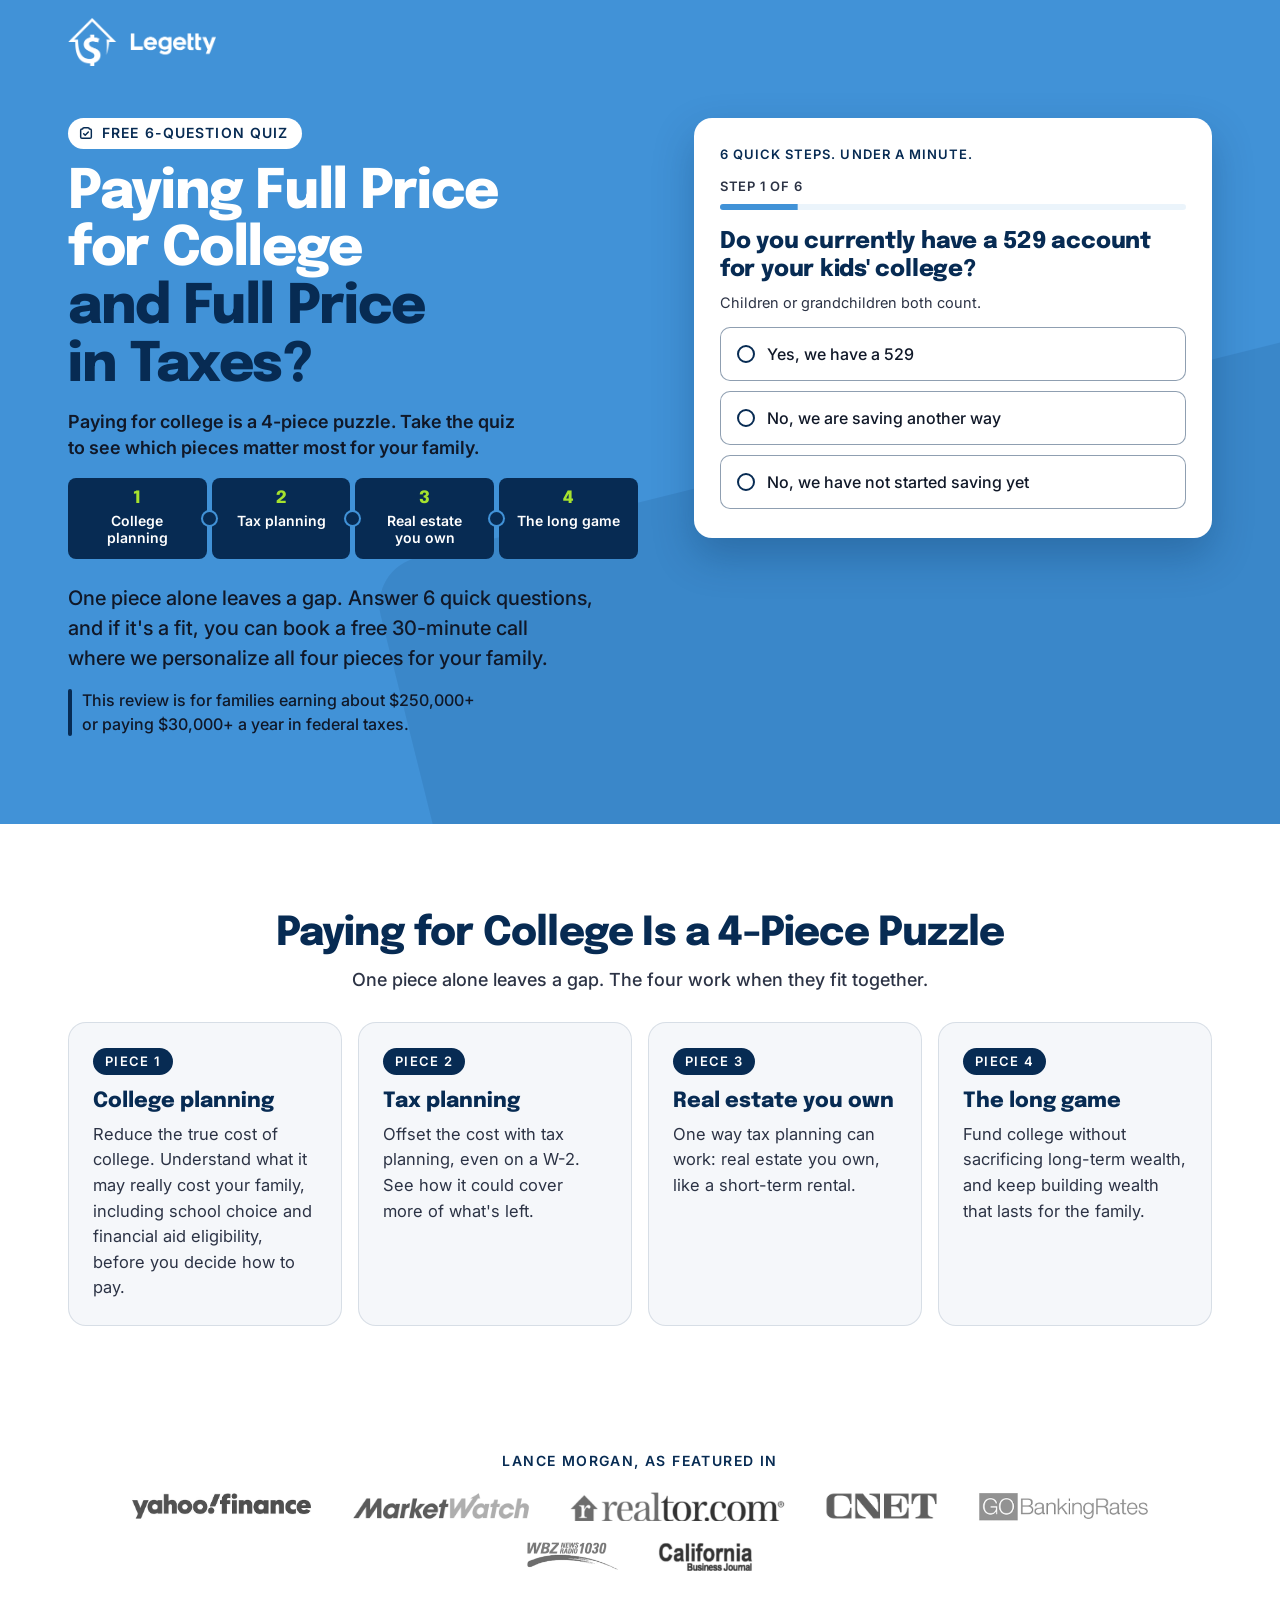
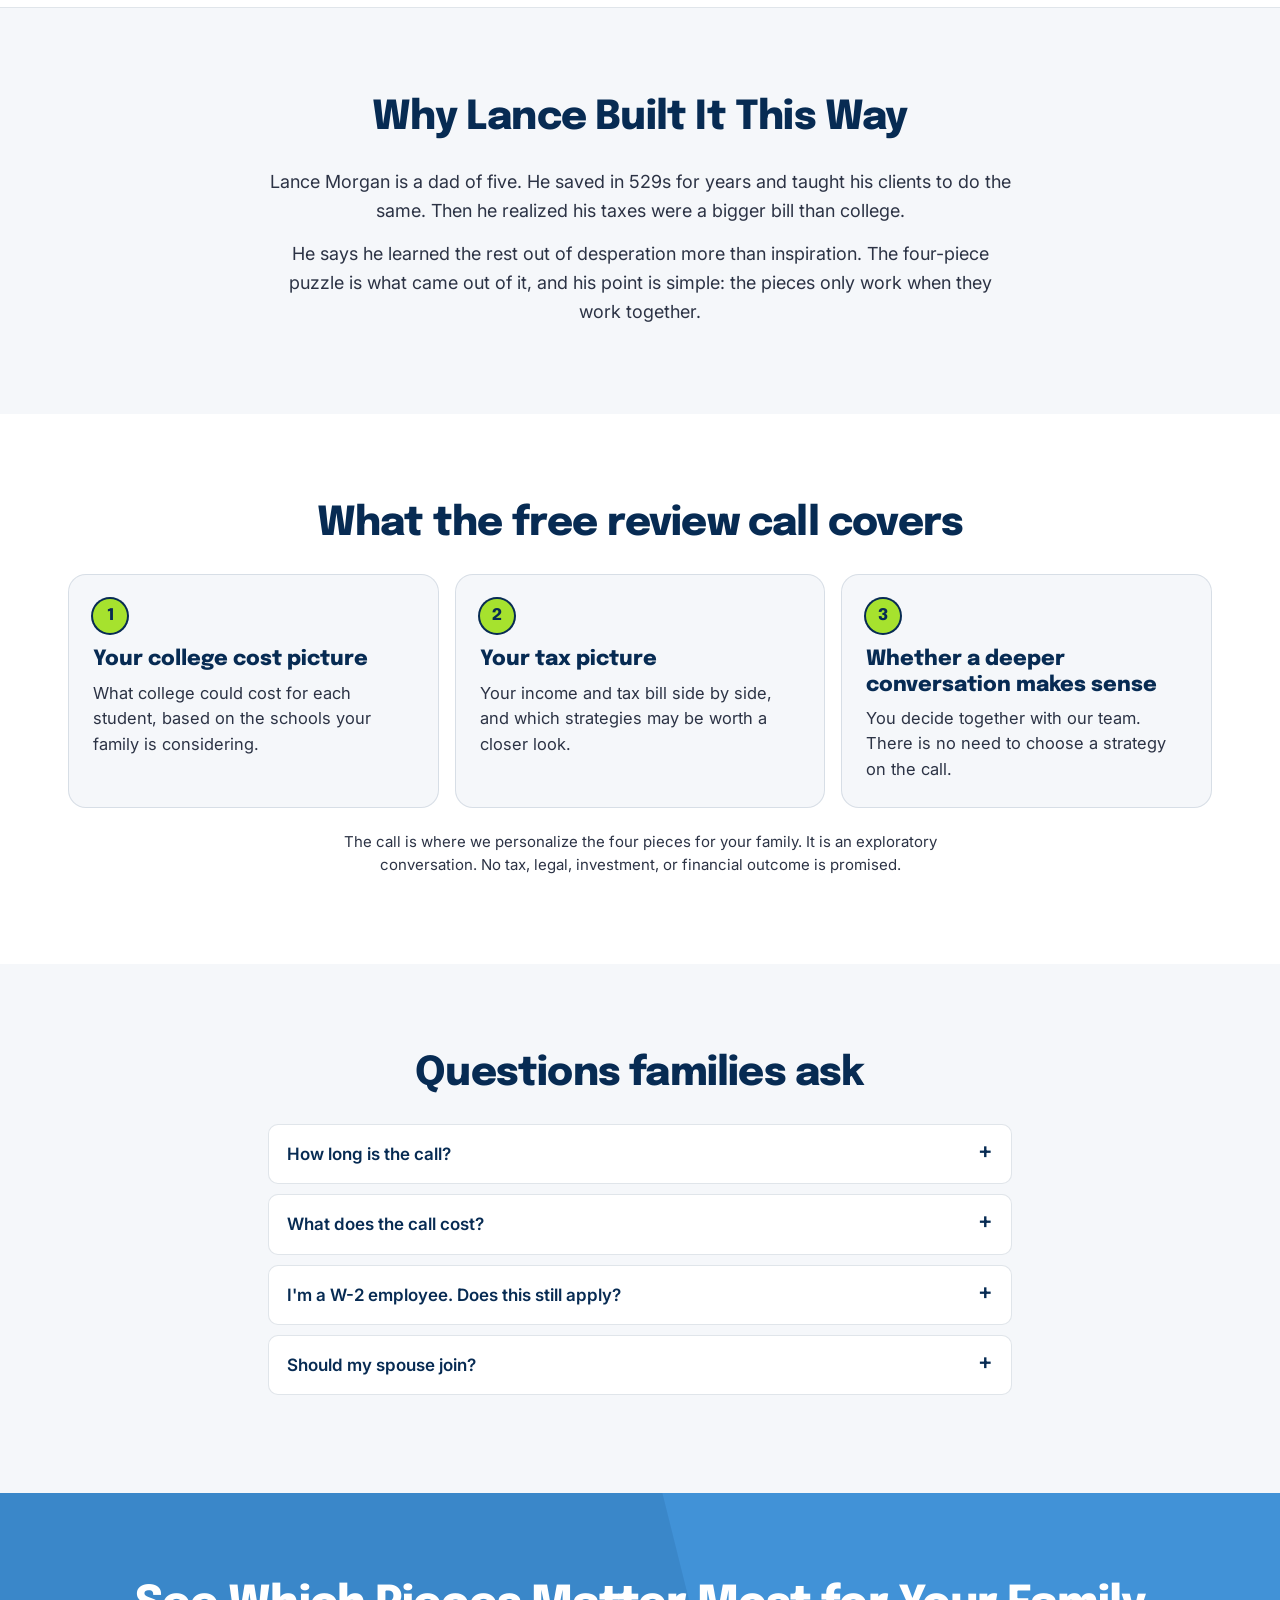
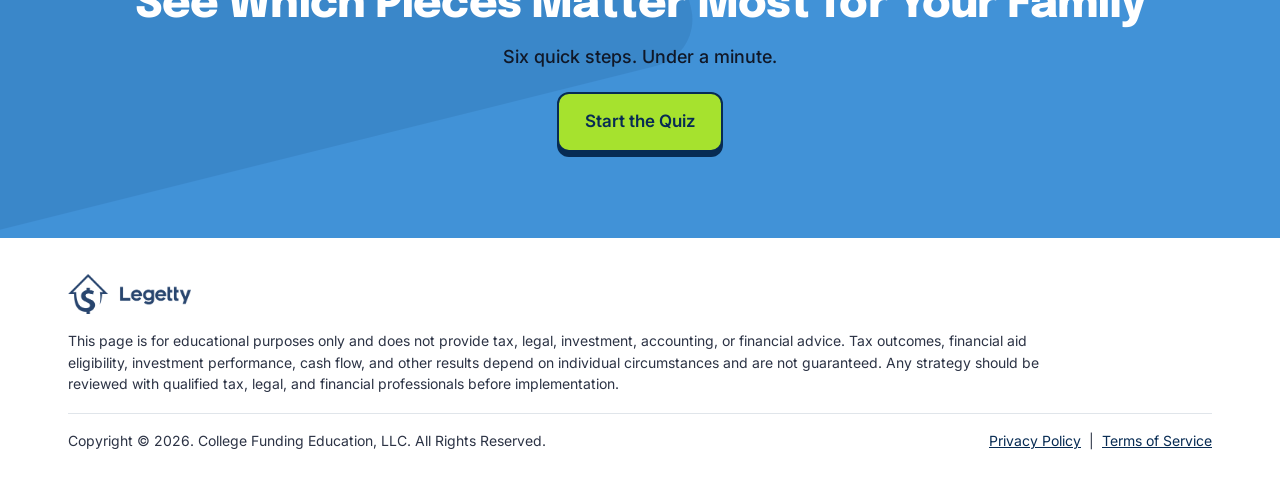
<file: index.html>
<!doctype html>
<html lang="en">
<head>
<meta charset="utf-8">
<meta name="viewport" content="width=device-width,initial-scale=1">
<title>Paying Full Price for College and Full Price in Taxes?</title>
<meta name="description" content="">
<meta name="robots" content="noindex">
<link rel="preconnect" href="https://fonts.googleapis.com">
<link rel="preconnect" href="https://fonts.gstatic.com" crossorigin>
<link href="https://fonts.googleapis.com/css2?family=Epilogue:wght@700;800&family=Inter:wght@400;500;600&display=swap" rel="stylesheet">
<!-- Relative paths throughout (no leading slash), so the folder runs unchanged
     from a subdirectory on GitHub Pages, a GHL-hosted file, or file:// -->
<link rel="stylesheet" href="funnel.css">

<!-- Hyros universal script, copied from /li-old so the click is stitched across
     the hop from this page to the calendar. -->
<script>
/* Local previews (localhost, file://) must not send test visits and test
   emails to Lance's live pixel, GA4, Clarity or Hyros. Add ?track=1 to force
   tracking on in a local preview. */
window.FUNNEL_NO_TRACK = /^(localhost|127\.0\.0\.1|)$/.test(location.hostname) &&
                         !/[?&]track=1/.test(location.search);
</script>
<script>
if (!window.FUNNEL_NO_TRACK) {
var head = document.head;
var script = document.createElement('script');
script.type = 'text/javascript';
script.src = "https://211336.t.hyros.com/v1/lst/universal-script?ph=d2557963484bbd3fde07d4012f41f1094a35de990b7c147eac002d49f070d24c&tag=!clicked&ref_url=" + encodeURI(document.URL) ;
head.appendChild(script);
}
</script>

<!-- ============ TRACKING ============
     Every block here is inert until you put an id in funnel.config.js. Leave the
     ones you do not use exactly as they are: they cost nothing and removing them
     is how a pixel goes missing three clients later. -->
<script src="funnel.config.js"></script>
<script>
(function () {
  if (window.FUNNEL_NO_TRACK) { console.info('[funnel] local preview: tracking disabled'); return; }
  var t = (window.FUNNEL || {}).tracking || {};

  if (t.gtm) {
    (function(w,d,s,l,i){w[l]=w[l]||[];w[l].push({'gtm.start':+new Date(),event:'gtm.js'});
    var f=d.getElementsByTagName(s)[0],j=d.createElement(s);j.async=true;
    j.src='https://www.googletagmanager.com/gtm.js?id='+i;f.parentNode.insertBefore(j,f);
    })(window,document,'script','dataLayer',t.gtm);
  }

  var gaId = t.ga4 || (t.googleAds && t.googleAds.id) || '';
  if (gaId) {
    var s = document.createElement('script');
    s.async = true;
    s.src = 'https://www.googletagmanager.com/gtag/js?id=' + gaId;
    document.head.appendChild(s);
    window.dataLayer = window.dataLayer || [];
    window.gtag = function () { dataLayer.push(arguments); };
    gtag('js', new Date());
    if (t.ga4) gtag('config', t.ga4);
    if (t.googleAds && t.googleAds.id) gtag('config', t.googleAds.id);
  }

  if (t.metaPixel) {
    !function(f,b,e,v,n,t2,s2){if(f.fbq)return;n=f.fbq=function(){n.callMethod?
    n.callMethod.apply(n,arguments):n.queue.push(arguments)};if(!f._fbq)f._fbq=n;
    n.push=n;n.loaded=!0;n.version='2.0';n.queue=[];t2=b.createElement(e);t2.async=!0;
    t2.src=v;s2=b.getElementsByTagName(e)[0];s2.parentNode.insertBefore(t2,s2)}
    (window,document,'script','https://connect.facebook.net/en_US/fbevents.js');
    fbq('init', t.metaPixel); fbq('track', 'PageView');
  }

  if (t.clarity) {
    (function(c,l,a,r,i,t3,y){c[a]=c[a]||function(){(c[a].q=c[a].q||[]).push(arguments)};
    t3=l.createElement(r);t3.async=1;t3.src="https://www.clarity.ms/tag/"+i;
    y=l.getElementsByTagName(r)[0];y.parentNode.insertBefore(t3,y);
    })(window,document,"clarity","script",t.clarity);
  }
})();
</script>

<script>
(function () {
  var b = (window.FUNNEL || {}).brand || {};
  if (b.title) document.title = b.title;
  if (b.description) {
    var m = document.querySelector('meta[name=description]');
    if (m) m.setAttribute('content', b.description);
  }
})();
</script>
</head>

<body>

<div class="topbar"><div class="wrap"><img src="assets/logo/legetty-white.png" alt="Legetty" width="660" height="214"></div></div>

<!-- ============ HERO ============
     The quiz lives INSIDE the hero, in a white card. On phones the card sits
     directly under the headline so the first question is on the first screen.
     Three states swap inside the card: quiz, qualified hand-off, not-a-fit
     hand-off. -->
<header class="hero" id="top">
  <div class="wrap">
    <div class="hero-grid">
      <div class="hero-top">
        <span class="kicker">
          <svg width="16" height="16" viewBox="0 0 24 24" fill="none" aria-hidden="true"><path d="M9 4h6M9 4a2 2 0 0 0-2 2H6a2 2 0 0 0-2 2v10a2 2 0 0 0 2 2h12a2 2 0 0 0 2-2V8a2 2 0 0 0-2-2h-1a2 2 0 0 0-2-2M8.5 13l2.3 2.3 4.7-4.8" stroke="currentColor" stroke-width="2.2" stroke-linecap="round" stroke-linejoin="round"/></svg>
          <span id="heroKicker"></span>
        </span>
        <h1 id="heroH1"></h1>
        <p class="hook" id="heroHook"></p>
        <ol class="pieces" id="heroPieces" aria-label="The four pieces"></ol>
      </div>

      <div class="quiz-card">
        <div id="heroHead"><p class="introNote" id="introNote"></p></div>

        <section id="quiz" class="quiz" aria-label="Quiz questions"></section>

        <section id="resOk" class="result" hidden aria-live="polite">
          <div class="spinner" aria-hidden="true"></div>
          <h2></h2>
          <p></p>
          <a class="cta" href="#"></a>
        </section>

        <section id="resDq" class="result" hidden aria-live="polite">
          <h2></h2>
          <p></p>
          <a class="cta" href="#"></a>
        </section>
      </div>

      <div class="hero-more">
        <p class="sub" id="heroSub"></p>
        <p class="qual" id="heroQual"></p>
      </div>
    </div>
  </div>
</header>

<!-- ============ SECTIONS ============
     Rendered from CFG.sections. Order in the config is order on the page. -->
<div id="sections"></div>

<footer class="foot">
  <div class="wrap">
    <img src="assets/logo/legetty-navy.png" alt="Legetty" width="660" height="214" loading="lazy">
    <p class="legal">This page is for educational purposes only and does not provide tax, legal, investment, accounting, or financial advice. Tax outcomes, financial aid eligibility, investment performance, cash flow, and other results depend on individual circumstances and are not guaranteed. Any strategy should be reviewed with qualified tax, legal, and financial professionals before implementation.</p>
    <div class="foot-row">
      <p>Copyright © 2026. College Funding Education, LLC. All Rights Reserved.</p>
      <p><a href="https://collegefundingsecrets.com/privacy-policy" target="_blank" rel="noopener">Privacy Policy</a><span class="bar" aria-hidden="true">|</span><a href="https://collegefundingsecrets.com/terms-of-service" target="_blank" rel="noopener">Terms of Service</a></p>
    </div>
  </div>
</footer>

<script src="funnel.js"></script>
<script>
/* Section rendering. Kept out of funnel.js because this is presentation only. */
(function () {
  var CFG = window.FUNNEL, host = document.getElementById('sections');
  if (!CFG || !host) return;

  function esc(s) {
    return String(s == null ? '' : s).replace(/[&<>"]/g, function (c) {
      return ({ '&': '&amp;', '<': '&lt;', '>': '&gt;', '"': '&quot;' })[c];
    });
  }

  var build = {
    steps: function (s) {
      return '<section class="sec white"><div class="inner"><h2 class="sec-h' + (s.lead ? ' has-lead' : '') + '">' + esc(s.title) + '</h2>' +
        (s.lead ? '<p class="seclead">' + esc(s.lead) + '</p>' : '') + '<div class="grid">' +
        (s.items || []).map(function (i, n) {
          return '<div class="cell"><span class="tag">' + esc(s.tag || 'Step') + ' ' + (n + 1) + '</span><h3>' + esc(i.title) + '</h3><p>' + esc(i.body) + '</p></div>';
        }).join('') + '</div></div></section>';
    },
    story: function (s) {
      return '<section class="sec"><div class="inner narrow story"><h2 class="sec-h">' + esc(s.title) + '</h2>' +
        (s.body || []).map(function (p) { return '<p>' + esc(p) + '</p>'; }).join('') + '</div></section>';
    },
    /* Press: outlet logos only. */
    press: function (s) {
      var logos = s.logos || [];
      if (!logos.length) return '';
      return '<section class="press"><div class="inner">' +
        (s.title ? '<p class="eyebrow">' + esc(s.title) + '</p>' : '') +
        '<div class="logos">' + logos.map(function (l) {
          return '<img src="' + esc(l.src) + '" alt="' + esc(l.alt) + '" loading="lazy">';
        }).join('') + '</div></div></section>';
    },
    covers: function (s) {
      return '<section class="sec white"><div class="inner"><h2 class="sec-h">' + esc(s.title) + '</h2><div class="grid">' +
        (s.items || []).map(function (i, n) {
          return '<div class="cell"><span class="num">' + (n + 1) + '</span><h3>' + esc(i.title) + '</h3><p>' + esc(i.body) + '</p></div>';
        }).join('') + '</div>' +
        (s.note ? '<p class="secnote">' + esc(s.note) + '</p>' : '') +
        '</div></section>';
    },
    faq: function (s) {
      return '<section class="sec"><div class="inner narrow"><h2 class="sec-h">' + esc(s.title) + '</h2>' +
        (s.items || []).map(function (i) {
          return '<details class="faq"><summary>' + esc(i.q) + '</summary><p>' + esc(i.a) + '</p></details>';
        }).join('') + '</div></section>';
    },
    finalcta: function (s) {
      return '<section class="sec final"><div class="inner"><h2>' + esc(s.title) + '</h2>' +
        '<p>' + esc(s.body) + '</p>' +
        '<button class="cta" data-scroll="quiz">' + esc(s.cta || 'Get started') + '</button></div></section>';
    }
  };

  host.innerHTML = (CFG.sections || [])
    .map(function (s) { return build[s.type] ? build[s.type](s) : ''; })
    .join('');

  /* Re-bind, because these buttons did not exist when funnel.js wired the page. */
  host.querySelectorAll('[data-scroll="quiz"]').forEach(function (b) {
    b.addEventListener('click', function (e) {
      e.preventDefault();
      document.getElementById('top').scrollIntoView({ behavior: 'smooth', block: 'start' });
    });
  });

  function text(id, v) { var n = document.getElementById(id); if (n && v) n.textContent = v; }
  text('introNote', CFG.quiz.intro);
  text('heroKicker', CFG.kicker);
  text('heroQual', CFG.qualifier);
  text('heroHook', CFG.hook);
  var pc = document.getElementById('heroPieces');
  if (pc) pc.innerHTML = (CFG.pieces || []).map(function (p, n) {
    return '<li><b>' + (n + 1) + '</b>' + esc(p) + '</li>';
  }).join('');
})();
</script>
</body>
</html>
</file>
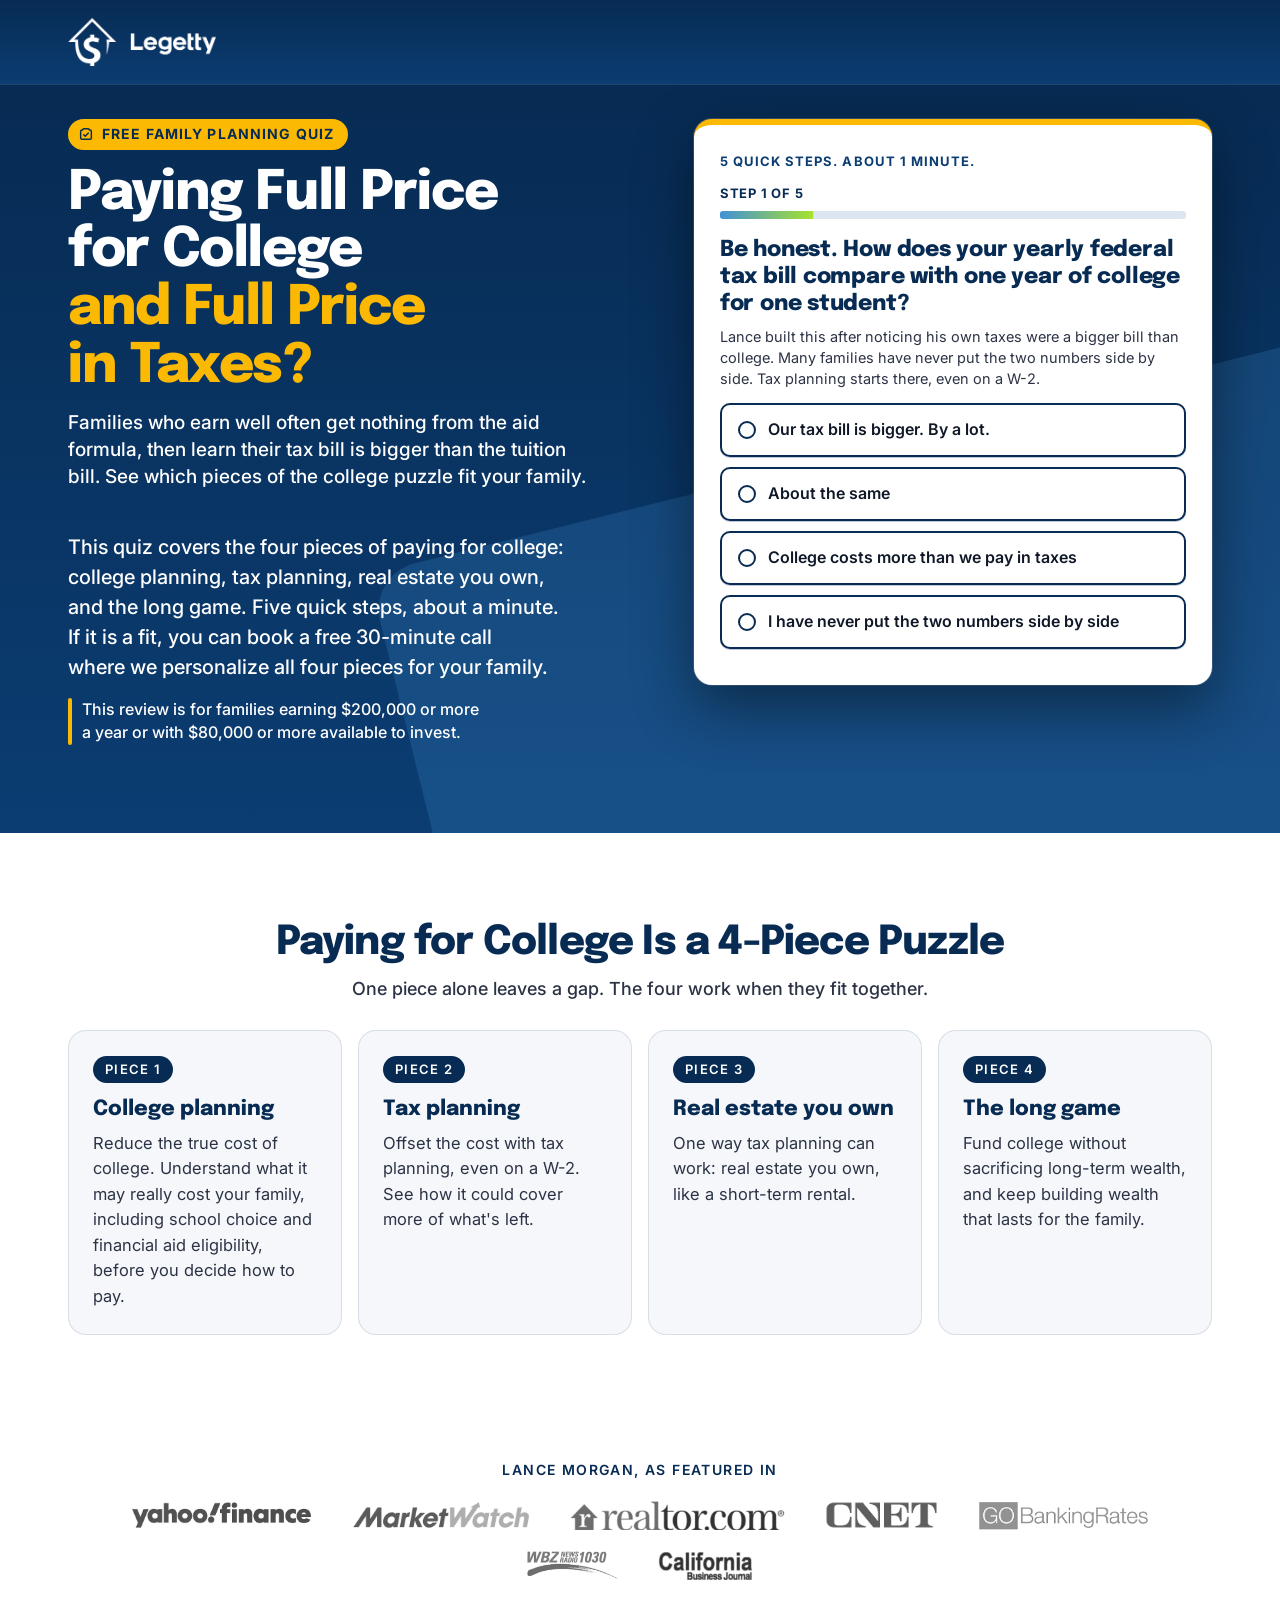
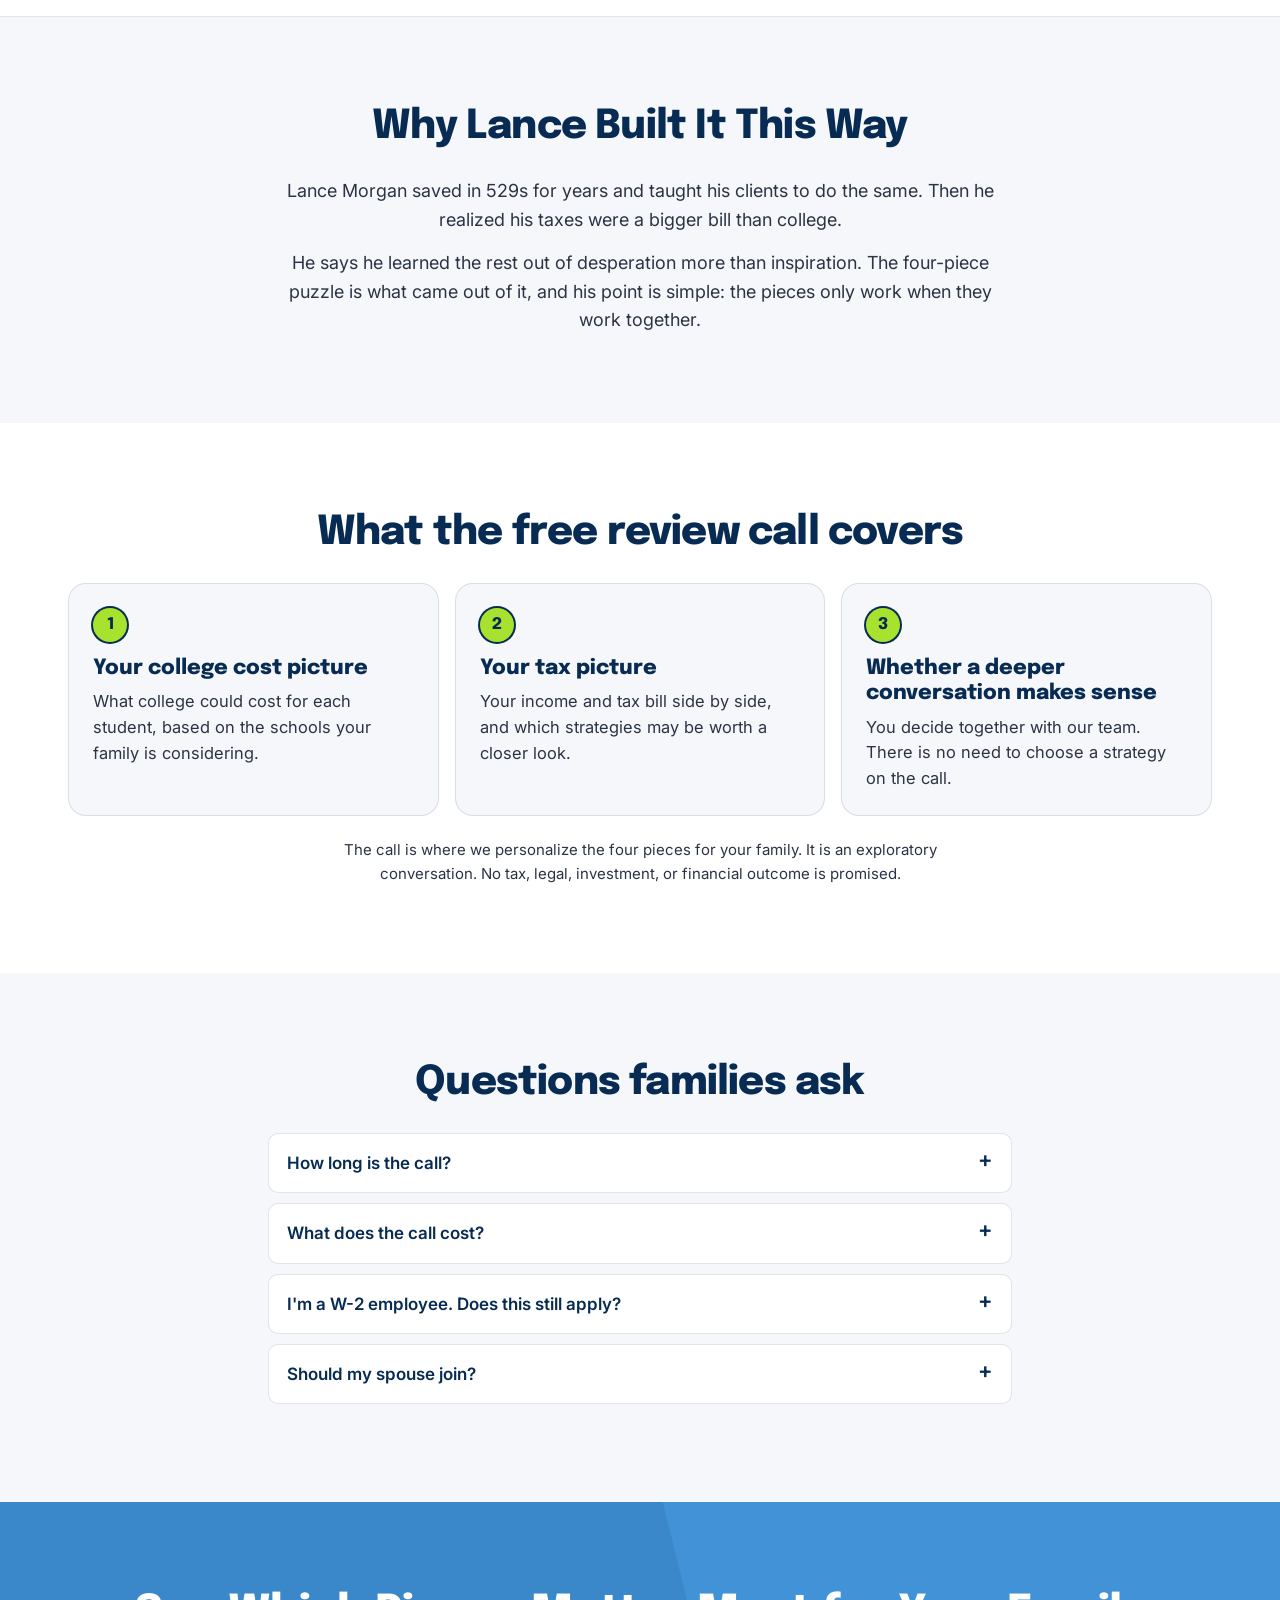
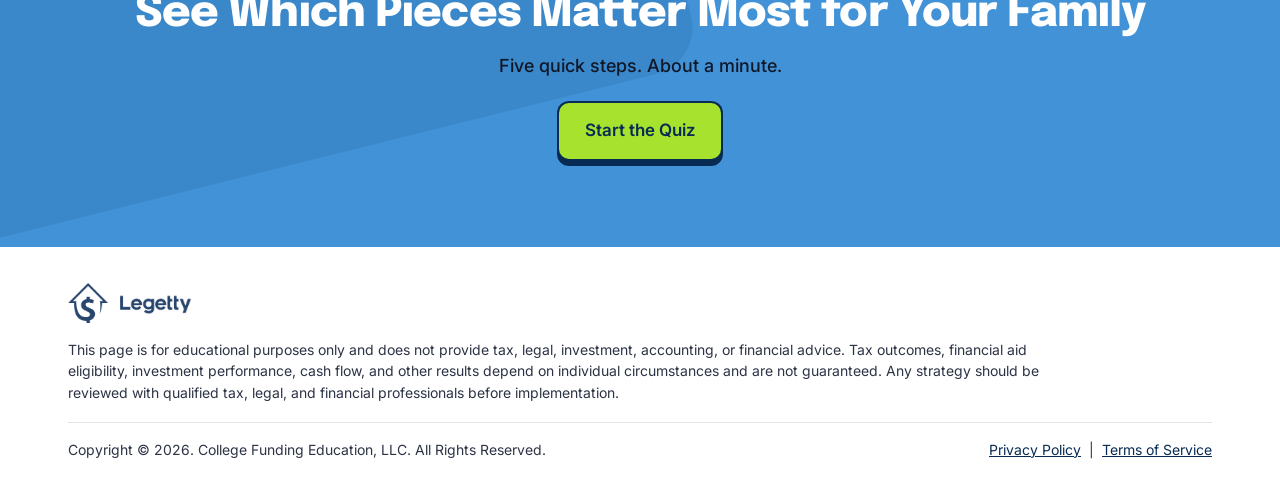
<file: 4q/index.html>
<!doctype html>
<html lang="en">
<head>
<meta charset="utf-8">
<meta name="viewport" content="width=device-width,initial-scale=1">
<title>Paying Full Price for College and Full Price in Taxes? | Legetty</title>
<meta name="robots" content="noindex,nofollow">
<style>html,body{margin:0;background:#fff}</style>
</head>
<body>
<link rel="preconnect" href="https://fonts.googleapis.com"><link rel="preconnect" href="https://fonts.gstatic.com" crossorigin><link href="https://fonts.googleapis.com/css2?family=Epilogue:wght@700;800&amp;family=Inter:wght@400;500;600&amp;display=swap" rel="stylesheet">
<style>.legetty-quiz{display:block;width:100%;text-align:left;}
.legetty-quiz{
  --blue:#4192D7; --navy:#072B53; --gold:#FCB903; --green:#A6E22E;
  --gray:#F5F7FA; --white:#FFFFFF; --ink:#101828; --ink-2:#2C3345;
  --line:rgba(7,43,83,.12); --tint:rgba(65,146,215,.10);
  --radius-card:18px; --radius-ctl:10px; --gutter:16px; --sec-pad:56px;
  --head:"Epilogue","Inter",sans-serif;
  --body:"Inter",system-ui,-apple-system,"Segoe UI",sans-serif;
}
@media(min-width:640px){.legetty-quiz{--gutter:28px}}
@media(min-width:980px){.legetty-quiz{--sec-pad:88px}}
.legetty-quiz *,.legetty-quiz *::before,.legetty-quiz *::after{box-sizing:border-box}
.legetty-quiz{-webkit-text-size-adjust:100%;scroll-behavior:smooth}
.legetty-quiz{margin:0;background:var(--gray);color:var(--ink);font:17px/1.55 var(--body);overflow-x:hidden}
.legetty-quiz img{max-width:100%;display:block}
.legetty-quiz [hidden]{display:none!important}
.legetty-quiz h1,.legetty-quiz h2,.legetty-quiz h3{font-family:var(--head);margin:0}
.legetty-quiz p{margin:0}
.legetty-quiz .wrap,.legetty-quiz .inner{width:100%;max-width:1200px;margin:0 auto;padding:0 var(--gutter)}
.legetty-quiz .inner.narrow{max-width:800px}
.legetty-quiz .btn,.legetty-quiz .qgo,.legetty-quiz .qnext,.legetty-quiz .cta{
  display:inline-flex;align-items:center;justify-content:center;gap:10px;
  min-height:56px;padding:14px 26px;border:0;cursor:pointer;
  background:var(--green);color:var(--navy);
  font:600 17px/1.25 var(--body);text-align:center;text-decoration:none;
  border-radius:var(--radius-ctl);
  box-shadow:0 0 0 2px var(--navy),0 5px 0 2px var(--navy);
  transition:transform .15s ease,box-shadow .15s ease;
}
.legetty-quiz .btn:hover,.legetty-quiz .qgo:hover,.legetty-quiz .qnext:hover,.legetty-quiz .cta:hover{transform:translateY(-2px);box-shadow:0 0 0 2px var(--navy),0 7px 0 2px var(--navy)}
.legetty-quiz .btn:focus-visible,.legetty-quiz .qgo:focus-visible,.legetty-quiz .qnext:focus-visible,.legetty-quiz .cta:focus-visible{outline:3px solid var(--navy);outline-offset:5px}
.legetty-quiz .qgo:disabled,.legetty-quiz .qnext:disabled{opacity:.6;cursor:default;transform:none}
.legetty-quiz .topbar{background:var(--blue)}
.legetty-quiz .topbar .wrap{display:flex;align-items:center;justify-content:center;height:64px}
.legetty-quiz .topbar img{height:40px;width:auto}
@media(min-width:980px){.legetty-quiz .topbar .wrap{height:84px;justify-content:flex-start}
.legetty-quiz .topbar img{height:48px}}
.legetty-quiz .hero{position:relative;background:var(--blue);color:var(--white);padding-bottom:48px;overflow:hidden;isolation:isolate}
.legetty-quiz .hero::before{
  content:"";position:absolute;z-index:-1;right:-12%;bottom:-38%;width:78%;height:90%;
  background:var(--navy);opacity:.10;transform:rotate(-14deg);border-radius:48px;
}
.legetty-quiz .hero-grid{display:grid;gap:20px;padding-top:10px;grid-template-areas:"top" "card" "more"}
.legetty-quiz .hero-top{grid-area:top;text-align:center}
.legetty-quiz .hero-more{grid-area:more;text-align:center;padding-top:4px}
.legetty-quiz .quiz-card{grid-area:card}
.legetty-quiz .kicker{
  display:inline-flex;align-items:center;gap:8px;background:var(--white);color:var(--navy);
  font-weight:600;font-size:12.5px;letter-spacing:.08em;text-transform:uppercase;
  padding:6px 12px 6px 9px;border-radius:999px;line-height:1.2;
}
.legetty-quiz .kicker svg{flex:none}
.legetty-quiz .hero h1{
  margin-top:12px;font-weight:800;font-size:1.75rem;line-height:1.08;letter-spacing:-.02em;
  text-wrap:balance;color:var(--white);
}
.legetty-quiz .hero h1 .deep{color:var(--navy)}
.legetty-quiz .hero h1 .lead-in{display:block}
.legetty-quiz .hook{margin:10px auto 0;font-size:15.5px;line-height:1.4;font-weight:600;color:var(--ink);max-width:30em;text-wrap:balance}
.legetty-quiz .pieces{list-style:none;margin:12px 0 0;padding:0;display:grid;grid-template-columns:repeat(4,minmax(0,1fr));gap:4px}
.legetty-quiz .pieces li{
  position:relative;display:flex;flex-direction:column;align-items:center;gap:4px;
  background:var(--navy);color:var(--white);border-radius:8px;padding:8px 10px 9px;
  font:600 11.5px/1.2 var(--body);text-align:center;text-wrap:balance;
}
.legetty-quiz .pieces li b{font:800 14px/1 var(--head);color:var(--green)}
.legetty-quiz .pieces li:not(:last-child)::after{
  content:"";position:absolute;z-index:1;right:-9px;top:50%;width:13px;height:13px;margin-top:-6.5px;
  border-radius:50%;background:var(--navy);box-shadow:0 0 0 2px var(--blue);
}
.legetty-quiz .hero .sub{font-size:16px;line-height:1.5;font-weight:500;color:var(--ink);max-width:36em;margin:0 auto;text-wrap:balance}
.legetty-quiz .qual{margin-top:12px;font-size:14px;line-height:1.45;font-weight:500;color:var(--ink);text-wrap:balance}
@media(max-width:400px){.legetty-quiz .topbar .wrap{height:56px}
.legetty-quiz .topbar img{height:36px}
.legetty-quiz .hero-grid{gap:16px;padding-top:8px}
.legetty-quiz .hero h1{font-size:1.6rem;margin-top:10px}
.legetty-quiz .hook{font-size:14.5px;margin-top:8px}
.legetty-quiz .pieces{margin-top:10px}
.legetty-quiz .pieces li{padding:7px 9px 8px;font-size:11px}
.legetty-quiz .quiz-card{padding-top:14px}
.legetty-quiz .introNote{margin-bottom:8px}
.legetty-quiz .qzprog{margin-bottom:14px}

}
@media(min-width:640px){.legetty-quiz .hook{font-size:18px;margin-top:14px}
.legetty-quiz .pieces{margin-top:18px;gap:5px}
.legetty-quiz .pieces li{font-size:14px;padding:12px 14px 13px;gap:6px}
.legetty-quiz .pieces li b{font-size:17px}
.legetty-quiz .kicker{font-size:14px;padding:7px 14px 7px 10px}
.legetty-quiz .hero h1{font-size:clamp(2.05rem,1.25rem + 3.6vw,3.4rem);line-height:1.06;letter-spacing:-.025em;margin-top:16px}
.legetty-quiz .hero .sub{font-size:clamp(1.0625rem,1rem + .35vw,1.25rem)}
.legetty-quiz .qual{font-size:16px}

}
@media(min-width:980px){.legetty-quiz .hero{padding-bottom:88px}
.legetty-quiz .hero-grid{
    grid-template-columns:minmax(0,1.1fr) minmax(0,1fr);gap:20px 56px;padding-top:34px;
    grid-template-areas:"top card" "more card";align-items:start;
  }
.legetty-quiz .hero-top,.legetty-quiz .hero-more{text-align:left}
.legetty-quiz .hook{margin-left:0}
.legetty-quiz .hero-top{align-self:end}
.legetty-quiz .hero .sub{margin:0}
.legetty-quiz .qual{display:flex;gap:10px;align-items:flex-start;margin-top:16px}
.legetty-quiz .qual::before{content:"";flex:none;width:4px;align-self:stretch;background:var(--navy);border-radius:2px}

}
.legetty-quiz .quiz-card{
  background:var(--white);color:var(--ink);border-radius:var(--radius-card);
  padding:18px 16px 16px;box-shadow:0 18px 40px rgba(7,43,83,.28);text-align:left;
}
@media(min-width:640px){.legetty-quiz .quiz-card{padding:26px 26px 22px}}
.legetty-quiz .introNote{font-size:13px;font-weight:600;letter-spacing:.08em;text-transform:uppercase;color:var(--navy);margin-bottom:12px}
.legetty-quiz .quiz{position:relative;min-height:340px;scroll-margin-top:18px}
.legetty-quiz .qzprog{margin-bottom:18px}
.legetty-quiz .qzmeta{font-size:13px;font-weight:600;letter-spacing:.06em;text-transform:uppercase;color:var(--ink-2);margin-bottom:8px}
.legetty-quiz .qztrack{height:6px;background:var(--tint);border-radius:3px;overflow:hidden}
.legetty-quiz .qzbar{height:100%;width:100%;background:var(--blue);transform:scaleX(0);transform-origin:left center;transition:transform .3s ease}
.legetty-quiz .qslide{display:none}
.legetty-quiz .qslide.on{display:block;animation:qin .25s ease}
@keyframes qin{from{transform:translateY(6px)}to{transform:none}}
.legetty-quiz .qtitle{font-family:var(--head);font-size:20px;font-weight:800;line-height:1.22;letter-spacing:-.01em;color:var(--navy);margin-bottom:8px;text-wrap:pretty}
.legetty-quiz .qnote{font-size:14.5px;line-height:1.45;color:var(--ink-2);margin-bottom:14px}
@media(min-width:640px){.legetty-quiz .qtitle{font-size:23px}}
.legetty-quiz .qopts{display:flex;flex-direction:column;gap:10px}
.legetty-quiz .qopt{
  display:flex;align-items:center;gap:12px;width:100%;text-align:left;
  background:var(--white);border:1.5px solid rgba(7,43,83,.45);border-radius:var(--radius-ctl);
  padding:14px 16px;font:500 16px/1.35 var(--body);color:var(--ink);cursor:pointer;
  min-height:54px;transition:background .15s,border-color .15s;
}
.legetty-quiz .qopt::before{content:"";flex:0 0 18px;height:18px;border-radius:50%;border:2px solid var(--navy);transition:all .15s}
.legetty-quiz .qopt:hover{background:var(--tint);border-color:var(--navy)}
.legetty-quiz .qopt:focus-visible{outline:3px solid var(--blue);outline-offset:2px}
.legetty-quiz .qopt.sel{background:var(--green);border-color:var(--navy);color:var(--navy);font-weight:600}
.legetty-quiz .qopt.sel::before{background:var(--navy);box-shadow:inset 0 0 0 3px var(--green)}
.legetty-quiz .qrow{display:flex;gap:10px}
.legetty-quiz .qrow input{flex:1;min-width:0}
.legetty-quiz .qtext .qinput,.legetty-quiz .qcontact input{
  width:100%;padding:15px 16px;border:1.5px solid rgba(7,43,83,.45);border-radius:var(--radius-ctl);
  font:16px/1.2 var(--body);color:var(--ink);background:var(--white);margin-bottom:10px;
}
.legetty-quiz .qtext .qinput::placeholder,.legetty-quiz .qcontact input::placeholder{color:#5B6475}
.legetty-quiz .qtext .qinput:focus,.legetty-quiz .qcontact input:focus{outline:3px solid var(--blue);outline-offset:1px;border-color:var(--navy)}
.legetty-quiz .qgo{width:100%;margin:6px 0 7px}
.legetty-quiz .qnext{margin-top:12px}
.legetty-quiz .qerr{color:#B42318;font-size:14px;font-weight:500;margin:2px 0 8px;display:none}
.legetty-quiz .qerr.on{display:block}
.legetty-quiz .qprivacy{font-size:13px;color:var(--ink-2);margin-top:12px;text-align:center}
.legetty-quiz .qprivacy a{color:var(--navy)}
.legetty-quiz .qconsent{display:flex;gap:10px;align-items:flex-start;text-align:left;font-size:13px;line-height:1.45;color:var(--ink-2);margin:2px 0 12px;cursor:pointer}
.legetty-quiz .qcontact .qconsent input[type=checkbox]{flex:none;width:20px;height:20px;margin:1px 0 0;padding:0;accent-color:var(--navy);cursor:pointer}
.legetty-quiz .qprivacy .qsep{margin:0 6px;color:var(--ink)}
.legetty-quiz .qnav{margin-top:14px}
.legetty-quiz .qback{background:none;border:0;color:var(--ink-2);font:500 14px/1 var(--body);cursor:pointer;padding:8px 0}
.legetty-quiz .qback:hover{color:var(--navy)}
.legetty-quiz .result{padding:8px 0 4px;text-align:center}
.legetty-quiz .result h2{font-weight:800;font-size:24px;line-height:1.15;color:var(--navy);text-wrap:balance}
.legetty-quiz .result p{color:var(--ink-2);font-size:16.5px;line-height:1.55;margin:12px 0 20px}
.legetty-quiz .spinner{
  width:34px;height:34px;margin:0 auto 16px;border-radius:50%;
  border:3px solid var(--tint);border-top-color:var(--blue);animation:spin .8s linear infinite;
}
@keyframes spin{to{transform:rotate(360deg)}}
.legetty-quiz .sec{padding:var(--sec-pad) 0}
.legetty-quiz .sec.white{background:var(--white)}
.legetty-quiz .sec-h{
  font-weight:800;font-size:clamp(1.6rem,1.2rem + 1.7vw,2.5rem);line-height:1.1;
  letter-spacing:-.02em;color:var(--navy);text-wrap:balance;text-align:center;margin-bottom:28px;
}
.legetty-quiz .grid{display:grid;grid-template-columns:repeat(auto-fit,minmax(250px,1fr));gap:16px}
.legetty-quiz .cell{background:var(--white);border:1px solid var(--line);border-radius:var(--radius-card);padding:24px}
.legetty-quiz .sec.white .cell{background:var(--gray)}
.legetty-quiz .grid:has(> .cell:nth-child(4)){grid-template-columns:repeat(auto-fit,minmax(220px,1fr))}
.legetty-quiz .cell h3{font-weight:800;font-size:21px;line-height:1.2;color:var(--navy);margin-bottom:8px}
.legetty-quiz .cell p{color:var(--ink-2);font-size:16.5px}
.legetty-quiz .tag{
  display:inline-block;background:var(--navy);color:var(--white);border-radius:999px;
  font:600 13px/1 var(--body);letter-spacing:.1em;text-transform:uppercase;padding:7px 12px;margin-bottom:14px;
}
.legetty-quiz .num{
  display:inline-flex;align-items:center;justify-content:center;width:34px;height:34px;border-radius:50%;
  background:var(--green);color:var(--navy);box-shadow:0 0 0 2px var(--navy);
  font:800 16px/1 var(--head);margin-bottom:14px;
}
.legetty-quiz .sec-h.has-lead{margin-bottom:10px}
.legetty-quiz .seclead{text-align:center;font-size:18px;font-weight:500;color:var(--ink-2);margin:0 auto 28px;max-width:34em;text-wrap:balance}
.legetty-quiz .story p{font-size:18px;line-height:1.6;color:var(--ink-2);text-align:center;text-wrap:pretty}
.legetty-quiz .story p + p{margin-top:14px}
.legetty-quiz .secnote{text-align:center;color:var(--ink-2);font-size:15px;max-width:44em;margin:22px auto 0}
.legetty-quiz .press{padding:36px 0;background:var(--white);border-bottom:1px solid var(--line)}
.legetty-quiz .eyebrow{text-align:center;font-size:14px;font-weight:600;letter-spacing:.1em;text-transform:uppercase;color:var(--navy);margin-bottom:20px}
.legetty-quiz .logos{display:flex;flex-wrap:wrap;justify-content:center;align-items:center;gap:20px 38px}
.legetty-quiz .logos img{height:30px;width:auto;object-fit:contain;filter:grayscale(1);opacity:.8}
.legetty-quiz .press + .sec{border-top:0}
.legetty-quiz .faq{background:var(--white);border:1px solid var(--line);border-radius:var(--radius-ctl);padding:0 18px;margin-bottom:10px}
.legetty-quiz .faq summary{cursor:pointer;font-weight:600;list-style:none;font-size:17px;color:var(--navy);padding:16px 28px 16px 0;position:relative}
.legetty-quiz .faq summary::-webkit-details-marker{display:none}
.legetty-quiz .faq summary::after{content:"+";position:absolute;right:0;top:14px;color:var(--navy);font-size:22px;line-height:1}
.legetty-quiz .faq[open] summary::after{content:"\2212"}
.legetty-quiz .faq summary:focus-visible{outline:3px solid var(--blue);outline-offset:3px}
.legetty-quiz .faq p{padding:0 0 16px;color:var(--ink-2)}
.legetty-quiz .final{background:var(--blue);position:relative;overflow:hidden;isolation:isolate;text-align:center}
.legetty-quiz .final::before{
  content:"";position:absolute;z-index:-1;left:-18%;top:-40%;width:70%;height:120%;
  background:var(--navy);opacity:.10;transform:rotate(-14deg);border-radius:48px;
}
.legetty-quiz .final h2{font-weight:800;font-size:clamp(1.75rem,1.2rem + 2.3vw,2.75rem);line-height:1.08;letter-spacing:-.02em;color:var(--white);text-wrap:balance}
.legetty-quiz .final p{margin:14px auto 24px;font-size:18px;line-height:1.5;font-weight:500;color:var(--ink);max-width:34em}
.legetty-quiz .final .cta:focus-visible{outline-color:var(--white)}
.legetty-quiz .foot{background:var(--white);padding:36px 0 40px;color:var(--ink-2);font-size:14px;line-height:1.55}
.legetty-quiz .foot img{height:40px;width:auto;margin-bottom:16px}
.legetty-quiz .foot .legal{max-width:70em}
.legetty-quiz .foot-row{display:flex;flex-wrap:wrap;gap:8px 24px;justify-content:space-between;margin-top:18px;padding-top:16px;border-top:1px solid var(--line)}
.legetty-quiz .foot a{color:var(--navy)}
.legetty-quiz .foot .bar{margin:0 8px;color:var(--ink-2)}
@media(max-width:639px){.legetty-quiz .quiz{min-height:320px}
.legetty-quiz .qrow{flex-direction:column;gap:0}
.legetty-quiz .logos{gap:16px 26px}
.legetty-quiz .logos img{height:24px}
.legetty-quiz .foot{text-align:center}
.legetty-quiz .foot img{margin-left:auto;margin-right:auto}
.legetty-quiz .foot-row{justify-content:center}

}
@media(prefers-reduced-motion:reduce){.legetty-quiz{scroll-behavior:auto}
.legetty-quiz *,.legetty-quiz *::before,.legetty-quiz *::after{animation:none!important;transition:none!important}

}

</style>
<div class="legetty-quiz" id="legetty-quiz-root">
<script>
window.LEGETTY_QUIZ_PREVIEW = /[?&]quiz_preview=1(?:&|$)/.test(location.search);
window.LEGETTY_QUIZ_WEBHOOK_TEST = window.LEGETTY_QUIZ_PREVIEW && /[?&]quiz_test_webhook=1(?:&|$)/.test(location.search);
window.FUNNEL_NO_TRACK = window.LEGETTY_QUIZ_PREVIEW || /^(localhost|127\.0\.0\.1|)$/.test(location.hostname);
</script>
<script>

window.FUNNEL = {

  
  brand: {
    name: 'Legetty',
    title: 'Paying Full Price for College and Full Price in Taxes?',
    description: "Paying for college is a 4-piece puzzle. Take the free quiz to see which pieces matter most for your family."
  },

  
  webhook: {
    url: 'https://services.leadconnectorhq.com/hooks/drk0ArGlymV297Q7swkl/webhook-trigger/d7306d91-8849-4154-897d-9b53abb81db2',
    platform: 'Facebook'
  },

  
  routes: {
    qualified: 'https://event.legetty.com/quiz-book',
    dq:        'https://collegefundingsecrets.com/RightPrice',
    
    dqDelay: 7
  },

  
  rules: {
    realEstateNoDisqualifies: true
  },

  qualify: function (a) {
    var R = (window.FUNNEL && window.FUNNEL.rules) || {};
    var money = (a.household_income_value || 0) >= 200000 ||
                (a.invest_capacity_value || 0) >= 80000;
    var reNo = !!R.realEstateNoDisqualifies && a.real_estate_value === 0;
    return money && !reNo;
  },

  
  tags: {
    all: 'tax-quiz',
    qualified: 'tax-quiz-qualified',
    dq: 'tax-quiz-dq'
  },

  
  tracking: {
    ga4: 'G-EQ0WC0MR3F',
    gtm: '',
    clarity: 'vwrgzndnow',
    metaPixel: '527818004038067',
    
    events: { qualified: 'QuizQualified', dq: 'QuizDQ' },
    googleAds: { id: '', lead: '', booking: '' }
  },

  
  quiz: {
    intro: "5 quick steps. About 1 minute.",

    slides: [
      {
        "q": "taxes_vs_college",
        "short": "Tax bill vs one year of college",
        "title": "Be honest. How does your yearly federal tax bill compare with one year of college for one student?",
        "note": "Lance built this after noticing his own taxes were a bigger bill than college. Many families have never put the two numbers side by side. Tax planning starts there, even on a W-2.",
        "options": [
          {
            "label": "Our tax bill is bigger. By a lot.",
            "value": 1
          },
          {
            "label": "About the same",
            "value": 0.5
          },
          {
            "label": "College costs more than we pay in taxes",
            "value": 0
          },
          {
            "label": "I have never put the two numbers side by side",
            "value": 0.5
          }
        ]
      },
      {
        "q": "real_estate",
        "short": "Short-term rental you own",
        "title": "One way the tax piece works is through a short-term rental your family owns. Where do you land?",
        "note": "The real estate piece is a property you own. No real estate experience is needed: the team can walk you through it or handle it for you. There is no version of this where your family does not own the property.",
        "options": [
          {
            "label": "Yes. I have wanted to own real estate for years and never had the time to do it right.",
            "value": 1
          },
          {
            "label": "Open to it, if a team found the property, ran the numbers, and managed it.",
            "value": 1
          },
          {
            "label": "I would want to see how the math works first.",
            "value": 0.5
          },
          {
            "label": "No. Real estate is not for our family.",
            "value": 0
          }
        ]
      },
      {
        "q": "household_income",
        "short": "Household income",
        "title": "What is your approximate annual household income?",
        "note": "The strategies on the review call only make sense when the tax bill is a real number. Below $200,000 the math usually does not justify the move, and we will point you to a better next step instead.",
        "options": [
          {
            "label": "$250,000 or more",
            "value": 250000
          },
          {
            "label": "$200,000 to $249,999",
            "value": 200000
          },
          {
            "label": "$199,999 or less",
            "value": 0
          }
        ]
      },
      {
        "q": "invest_capacity",
        "short": "$80,000 toward a rental you own",
        "title": "If the numbers made sense, could your family put $80,000 or more toward a short-term rental you would own?",
        "note": "This is the entry point for the real estate piece, and the first thing the team talks through on the call.",
        "options": [
          {
            "label": "Yes, $80,000 or more",
            "value": 80000
          },
          {
            "label": "Not sure yet",
            "value": 0
          },
          {
            "label": "No, not right now",
            "value": 0
          }
        ]
      },
      {
        "q": "contact",
        "type": "contact",
        "title": "Last step. Where should we send your results and your next step?",
        "note": "Your details carry over, so you will not need to type them again.",
        "submitLabel": "See My Next Step",
        "privacyUrl": "https://privacy.legetty.com/",
        "termsUrl": "https://terms.legetty.com/"
      }
    ]
  },

  results: {
    "qualified": {
      "h": "Good news, {first}. Your answers match the families this review was built for.",
      "p": "Taking you to the calendar now to pick a time for your free Tax & College Opportunity Review Call. Have last year's tax bill and the college list handy. The call is where the four pieces get personalized to your numbers.",
      "link": "Continue to the calendar"
    },
    "dq": {
      "h": "Thanks for taking the quiz.",
      "p": "Based on your answers, a one-on-one review call is not the best next step for your family right now. Lance recorded a free session with college-planning expert Cori Murphy, Right College, Right Price. It covers finding schools that fit your student, comparing what different colleges could actually cost, and where scholarships and financial aid fit into the picture. Taking you there in a few seconds.",
      "link": "Watch Right College, Right Price"
    }
  },

  variants: {
    _default: {
      
      h1: "<span class=\"lead-in\">Paying Full Price for College</span> <span class=\"deep\">and Full Price in Taxes?</span>",
      sub: "This quiz covers the four pieces of paying for college: college planning, tax planning, real estate you own, and the long game. Five quick steps, about a minute. If it is a fit, you can book a free 30-minute call where we personalize all four pieces for your family."
    }
  },
  kicker: 'Free family planning quiz',
  hook: "Families who earn well often get nothing from the aid formula, then learn their tax bill is bigger than the tuition bill. See which pieces of the college puzzle fit your family.",
  
  pieces: [],
  qualifier: 'This review is for families earning $200,000 or more a year or with $80,000 or more available to invest.',

  
  sections: [
    {
      type: 'steps',
      tag: 'Piece',
      title: 'Paying for College Is a 4-Piece Puzzle',
      lead: 'One piece alone leaves a gap. The four work when they fit together.',
      items: [
        { title: 'College planning',
          body: 'Reduce the true cost of college. Understand what it may really cost your family, including school choice and financial aid eligibility, before you decide how to pay.' },
        { title: 'Tax planning',
          body: "Offset the cost with tax planning, even on a W-2. See how it could cover more of what's left." },
        { title: 'Real estate you own',
          body: 'One way tax planning can work: real estate you own, like a short-term rental.' },
        { title: 'The long game',
          body: 'Fund college without sacrificing long-term wealth, and keep building wealth that lasts for the family.' }
      ]
    },
    {
      type: 'press',
      title: 'Lance Morgan, as featured in',
      logos: [
        { src: '[data-uri]', alt: 'Yahoo Finance' },
        { src: '[data-uri]', alt: 'MarketWatch' },
        { src: '[data-uri]', alt: 'realtor.com' },
        { src: '[data-uri]', alt: 'CNET' },
        { src: '[data-uri]', alt: 'GOBankingRates' },
        { src: '[data-uri]', alt: 'WBZ NewsRadio 1030' },
        { src: '[data-uri]', alt: 'California Business Journal' }
      ]
    },
    {
      
      type: 'story',
      title: 'Why Lance Built It This Way',
      body: [
        'Lance Morgan saved in 529s for years and taught his clients to do the same. Then he realized his taxes were a bigger bill than college.',
        'He says he learned the rest out of desperation more than inspiration. The four-piece puzzle is what came out of it, and his point is simple: the pieces only work when they work together.'
      ]
    },
    {
      type: 'covers',
      title: 'What the free review call covers',
      items: [
        { title: 'Your college cost picture',
          body: 'What college could cost for each student, based on the schools your family is considering.' },
        { title: 'Your tax picture',
          body: 'Your income and tax bill side by side, and which strategies may be worth a closer look.' },
        { title: 'Whether a deeper conversation makes sense',
          body: 'You decide together with our team. There is no need to choose a strategy on the call.' }
      ],
      note: 'The call is where we personalize the four pieces for your family. It is an exploratory conversation. No tax, legal, investment, or financial outcome is promised.'
    },
    {
      type: 'faq',
      title: 'Questions families ask',
      items: [
        { q: 'How long is the call?', a: 'About 30 minutes, one on one with a member of our advisory team.' },
        { q: 'What does the call cost?', a: 'Nothing. The review call is free.' },
        { q: "I'm a W-2 employee. Does this still apply?", a: 'It can. The framework includes tax-planning concepts that may apply to W-2 employees, 1099 earners, and business owners. Whether a strategy fits depends on your situation and the rules involved.' },
        { q: 'Should my spouse join?', a: 'Yes, if you make financial decisions together. Most families find it easier when both of you hear the same information at the same time.' }
      ]
    },
    {
      type: 'finalcta',
      title: 'See Which Pieces Matter Most for Your Family',
      body: "Five quick steps. About a minute.",
      cta: 'Start the Quiz'
    }
  ]
};
</script>
<script>
if (!window.FUNNEL_NO_TRACK && !window.LEGETTY_HYROS_LOADED) {
window.LEGETTY_HYROS_LOADED = true;
var head = document.head;
var script = document.createElement('script');
script.type = 'text/javascript';
script.src = "https://211336.t.hyros.com/v1/lst/universal-script?ph=d2557963484bbd3fde07d4012f41f1094a35de990b7c147eac002d49f070d24c&tag=!clicked&ref_url=" + encodeURI(document.URL) ;
head.appendChild(script);
}
</script>
<script>
(function () {
  if (window.FUNNEL_NO_TRACK) { console.info('[funnel] local preview: tracking disabled'); return; }
  if (window.LEGETTY_TRACKING_LOADED) return;
  window.LEGETTY_TRACKING_LOADED = true;
  var t = (window.FUNNEL || {}).tracking || {};

  if (t.gtm) {
    (function(w,d,s,l,i){w[l]=w[l]||[];w[l].push({'gtm.start':+new Date(),event:'gtm.js'});
    var f=d.getElementsByTagName(s)[0],j=d.createElement(s);j.async=true;
    j.src='https://www.googletagmanager.com/gtm.js?id='+i;f.parentNode.insertBefore(j,f);
    })(window,document,'script','dataLayer',t.gtm);
  }

  var gaId = t.ga4 || (t.googleAds && t.googleAds.id) || '';
  if (gaId) {
    var s = document.createElement('script');
    s.async = true;
    s.src = 'https://www.googletagmanager.com/gtag/js?id=' + gaId;
    document.head.appendChild(s);
    window.dataLayer = window.dataLayer || [];
    window.gtag = function () { dataLayer.push(arguments); };
    gtag('js', new Date());
    if (t.ga4) gtag('config', t.ga4);
    if (t.googleAds && t.googleAds.id) gtag('config', t.googleAds.id);
  }

  if (t.metaPixel) {
    !function(f,b,e,v,n,t2,s2){if(f.fbq)return;n=f.fbq=function(){n.callMethod?
    n.callMethod.apply(n,arguments):n.queue.push(arguments)};if(!f._fbq)f._fbq=n;
    n.push=n;n.loaded=!0;n.version='2.0';n.queue=[];t2=b.createElement(e);t2.async=!0;
    t2.src=v;s2=b.getElementsByTagName(e)[0];s2.parentNode.insertBefore(t2,s2)}
    (window,document,'script','https://connect.facebook.net/en_US/fbevents.js');
    fbq('init', t.metaPixel); fbq('track', 'PageView');
  }

  if (t.clarity) {
    (function(c,l,a,r,i,t3,y){c[a]=c[a]||function(){(c[a].q=c[a].q||[]).push(arguments)};
    t3=l.createElement(r);t3.async=1;t3.src="https://www.clarity.ms/tag/"+i;
    y=l.getElementsByTagName(r)[0];y.parentNode.insertBefore(t3,y);
    })(window,document,"clarity","script",t.clarity);
  }
})();
</script>


<div class="topbar"><div class="wrap"><img src="[data-uri]" alt="Legetty" width="660" height="214"></div></div>


<header class="hero" id="top">
  <div class="wrap">
    <div class="hero-grid">
      <div class="hero-top">
        <span class="kicker">
          <svg width="16" height="16" viewBox="0 0 24 24" fill="none" aria-hidden="true"><path d="M9 4h6M9 4a2 2 0 0 0-2 2H6a2 2 0 0 0-2 2v10a2 2 0 0 0 2 2h12a2 2 0 0 0 2-2V8a2 2 0 0 0-2-2h-1a2 2 0 0 0-2-2M8.5 13l2.3 2.3 4.7-4.8" stroke="currentColor" stroke-width="2.2" stroke-linecap="round" stroke-linejoin="round"/></svg>
          <span id="heroKicker"></span>
        </span>
        <h1 id="heroH1"></h1>
        <p class="hook" id="heroHook"></p>
        <ol class="pieces" id="heroPieces" aria-label="The four pieces"></ol>
      </div>

      <div class="quiz-card">
        <div id="heroHead"><p class="introNote" id="introNote"></p></div>

        <section id="quiz" class="quiz" aria-label="Quiz questions"></section>

        <section id="resOk" class="result" hidden aria-live="polite">
          <div class="spinner" aria-hidden="true"></div>
          <h2></h2>
          <p></p>
          <a class="cta" href="#"></a>
        </section>

        <section id="resDq" class="result" hidden aria-live="polite">
          <h2></h2>
          <p></p>
          <a class="cta" href="#"></a>
        </section>
      </div>

      <div class="hero-more">
        <p class="sub" id="heroSub"></p>
        <p class="qual" id="heroQual"></p>
      </div>
    </div>
  </div>
</header>


<div id="sections"></div>

<footer class="foot">
  <div class="wrap">
    <img src="[data-uri]" alt="Legetty" width="660" height="214" loading="lazy">
    <p class="legal">This page is for educational purposes only and does not provide tax, legal, investment, accounting, or financial advice. Tax outcomes, financial aid eligibility, investment performance, cash flow, and other results depend on individual circumstances and are not guaranteed. Any strategy should be reviewed with qualified tax, legal, and financial professionals before implementation.</p>
    <div class="foot-row">
      <p>Copyright © 2026. College Funding Education, LLC. All Rights Reserved.</p>
      <p><a href="https://collegefundingsecrets.com/privacy-policy" target="_blank" rel="noopener">Privacy Policy</a><span class="bar" aria-hidden="true">|</span><a href="https://collegefundingsecrets.com/terms-of-service" target="_blank" rel="noopener">Terms of Service</a></p>
    </div>
  </div>
</footer>

<script>
(function () {
  'use strict';

  var CFG = window.FUNNEL;
  var CONSENT_TEXT = '\uD83D\uDE00 By clicking Submit, you agree Legetty may call/text you at the number provided to confirm your meeting, including via autodialer and prerecorded, artificial, or AI voice. Reply STOP to opt out. \uD83D\uDED1';
  if (!CFG) { console.error('[funnel] funnel.config.js did not load.'); return; }

  var answers = {};        // flat, keyed by question `q` plus a few derived keys
  var at = 0;              // current slide index
  var slides = [];         // static snapshot, see show()
  var submitted = false;   // one-way latch, set AFTER validation passes

  function $(id) { return document.getElementById(id); }
  function el(tag, cls, html) {
    var n = document.createElement(tag);
    if (cls) n.className = cls;
    if (html != null) n.innerHTML = html;
    return n;
  }
  function esc(s) {
    return String(s == null ? '' : s).replace(/[&<>"]/g, function (c) {
      return ({ '&': '&amp;', '<': '&lt;', '>': '&gt;', '"': '&quot;' })[c];
    });
  }
  function V(id) { var e = $(id); return e ? (e.value || '').trim() : ''; }

  
  var TRACK_KEYS = ['utm_source', 'utm_medium', 'utm_campaign', 'utm_content',
                    'utm_term', 'utm_id', 'h_ad_id', 'fbc_id', 'fbclid', 'gclid',
                    'gbraid', 'wbraid', 'ttclid', 'msclkid'];
  
  var PII_KEYS = ['first_name', 'last_name', 'full_name', 'name', 'email', 'phone'];
  var T = {};
  var LANDING_Q = '';
  (function captureParams() {
    var qs = new URLSearchParams(location.search);
    
    var fresh = TRACK_KEYS.some(function (k) { return qs.get(k); });
    if (fresh) {
      try {
        TRACK_KEYS.forEach(function (k) { sessionStorage.removeItem('fnl_' + k); });
        sessionStorage.removeItem('fnl_landing_url');
      } catch (e) {}
    }
    TRACK_KEYS.forEach(function (k) {
      var v = qs.get(k) || '';
      if (v) { try { sessionStorage.setItem('fnl_' + k, v); } catch (e) {} }
      else { try { v = sessionStorage.getItem('fnl_' + k) || ''; } catch (e) {} }
      T[k] = v;
    });
    try {
      if (location.search.length > 1) sessionStorage.setItem('fnl_qs', location.search.slice(1));
      LANDING_Q = sessionStorage.getItem('fnl_qs') || '';
      if (!sessionStorage.getItem('fnl_landing_url')) {
        sessionStorage.setItem('fnl_landing_url', location.href);
      }
      window.LANDING_URL = sessionStorage.getItem('fnl_landing_url') || location.href;
    } catch (e) {
      LANDING_Q = location.search.slice(1);
      window.LANDING_URL = location.href;
    }
  })();

  
  var STANDARD = ['Lead', 'Schedule', 'ViewContent', 'Purchase', 'Contact',
                  'CompleteRegistration', 'InitiateCheckout', 'Subscribe'];
  var GA4_NAME = { Lead: 'generate_lead', Schedule: 'schedule' };

  function eventId() {
    return 'fnl-' + Math.random().toString(36).slice(2) + '-' + (+new Date());
  }

  function ga4(name, data) {
    if (!CFG.tracking.ga4 || typeof gtag !== 'function') return;
    var mapped = GA4_NAME.hasOwnProperty(name) ? GA4_NAME[name] : name;
    if (!mapped) return;
    var p = {};
    ['step', 'question', 'outcome', 'variant'].forEach(function (k) { if (data && data[k]) p[k] = data[k]; });
    try { gtag('event', mapped, p); } catch (e) {}
  }

  function clarityTag(k, v) {
    if (!CFG.tracking.clarity || typeof clarity !== 'function' || !v) return;
    try { clarity('set', k, String(v)); } catch (e) {}
  }

  function track(name, data, ids) {
    if (window.FUNNEL_NO_TRACK) return null;
    data = data || {};
    data.variant = window.VARIANT || 'A';

    window.dataLayer = window.dataLayer || [];
    try { window.dataLayer.push(Object.assign({ event: name }, data)); } catch (e) {}

    ga4(name, data);
    clarityTag('last_event', name);
    if (data.step) clarityTag('furthest_step', data.step);
    if (data.outcome) {
      clarityTag('quiz_outcome', data.outcome);
      
      try { if (typeof clarity === 'function') clarity('upgrade', name); } catch (e) {}
    }

    if (!CFG.tracking.metaPixel || typeof fbq !== 'function') return null;
    var id = (ids && ids.eventID) || eventId();
    try {
      fbq(STANDARD.indexOf(name) > -1 ? 'track' : 'trackCustom', name, data, { eventID: id });
    } catch (e) {}
    return id;
  }

  
  var VARIANT = (function () {
    var qs = new URLSearchParams(location.search).get('v');
    var seg = location.pathname.replace(/^\/|\/$/g, '').replace(/\.html$/, '').toLowerCase();
    var key = (qs || seg || '').toLowerCase().replace(/^(google|bing|tiktok)-?/, '');
    return (CFG.variants && CFG.variants[key]) || (CFG.variants && CFG.variants._default) || {};
  })();

  
  function buildSlide(s) {
    var d = el('div', 'qslide');
    d.dataset.q = s.q;
    d.dataset.type = s.type;
    d.appendChild(el('h3', 'qtitle', esc(s.title)));
    if (s.note) d.appendChild(el('p', 'qnote', esc(s.note)));

    if (s.type === 'contact') {
      
      var wrap = el('div', 'qcontact');
      wrap.innerHTML =
        '<div class="qrow">' +
          '<input type="text" id="qfirst" autocomplete="given-name"  placeholder="First name" aria-label="First name">' +
          '<input type="text" id="qlast"  autocomplete="family-name" placeholder="Last name"  aria-label="Last name">' +
        '</div>' +
        '<input type="email" id="qemail" autocomplete="email" inputmode="email" placeholder="Email address" aria-label="Email address">' +
        '<input type="tel" id="qphone" autocomplete="tel" inputmode="tel" placeholder="Mobile phone number" aria-label="Mobile phone number">' +
        '<label class="qconsent" for="qconsent"><input type="checkbox" id="qconsent"><span>' + esc(CONSENT_TEXT) + '</span></label>' +
        '<p class="qerr" id="qerr" role="alert"></p>' +
        '<button class="qgo" id="qgo" type="button">' + esc(s.submitLabel || 'Continue') + '</button>' +
        (s.privacyUrl ? '<p class="qprivacy"><a href="' + esc(s.privacyUrl) + '" target="_blank" rel="noopener">Privacy Policy</a>' +
          (s.termsUrl ? '<span class="qsep">|</span><a href="' + esc(s.termsUrl) + '" target="_blank" rel="noopener">Terms of Service</a>' : '') + '</p>' : '');
      d.appendChild(wrap);
      return d;
    }

    if (s.type === 'text') {
      var t = el('div', 'qtext');
      t.innerHTML = '<input type="text" class="qinput" data-for="' + esc(s.q) + '" placeholder="' +
        esc(s.placeholder || 'Type your answer') + '">' +
        '<button class="qnext" data-go="1" type="button">Continue</button>';
      d.appendChild(t);
      return d;
    }

    if (s.type === 'scale') {
      var row = el('div', 'qscale');
      var lo = s.min || 1, hi = s.max || 5;
      for (var i = lo; i <= hi; i++) {
        var b = el('button', 'qpill', String(i));
        b.type = 'button';
        b.dataset.v = String(i);
        row.appendChild(b);
      }
      d.appendChild(row);
      if (s.labels) {
        d.appendChild(el('div', 'qscalelab',
          '<span>' + esc(s.labels[0]) + '</span><span>' + esc(s.labels[1]) + '</span>'));
      }
      return d;
    }

    
    var opts = el('div', 'qopts');
    (s.options || []).forEach(function (o) {
      var b = el('button', 'qopt');
      b.type = 'button';
      b.dataset.v = o.label;
      if (o.value != null) b.dataset.value = String(o.value);
      if (o.skip) b.dataset.skip = o.skip.join(',');
      b.innerHTML = '<span>' + esc(o.label) + '</span>';
      opts.appendChild(b);
    });
    d.appendChild(opts);
    if (s.type === 'multi') {
      d.appendChild(el('button', 'qnext', 'Continue')).setAttribute('data-go', '1');
    }
    return d;
  }

  function renderQuiz() {
    var host = $('quiz');
    if (!host) return;
    host.innerHTML = '';

    var prog = el('div', 'qzprog');
    prog.innerHTML = '<div class="qzmeta"><span id="qzstep"></span></div>' +
                     '<div class="qztrack"><div class="qzbar" id="qzbar"></div></div>';
    host.appendChild(prog);

    (CFG.quiz.slides || []).forEach(function (s) { host.appendChild(buildSlide(s)); });

    var nav = el('div', 'qnav');
    nav.innerHTML = '<button id="qup" type="button" class="qback">&larr; Back</button>';
    host.appendChild(nav);

    slides = [].slice.call(host.querySelectorAll('.qslide'));
  }

  
  function skipped(i) { return !!slides[i] && slides[i].dataset.skip === '1'; }

  function setSkip(q, on) {
    var s = slides.filter(function (x) { return x.dataset.q === q; })[0];
    if (s) s.dataset.skip = on ? '1' : '0';
  }

  function liveSlides() {
    return slides.filter(function (s) { return s.dataset.skip !== '1'; });
  }

  
  function captureCurrent() {
    var s = slides[at];
    if (!s) return;
    var input = s.querySelector('.qinput');
    if (input) answers[s.dataset.q] = input.value.trim();
  }

  function canLeave(i) {
    var s = slides[i];
    if (!s) return false;
    if (s.dataset.type === 'contact') return false;   // only #qgo leaves the last slide
    if (s.dataset.type === 'multi') return !!s.querySelectorAll('.sel').length;
    return !!answers[s.dataset.q];
  }

  function show(i) {
    captureCurrent();
    i = Math.max(0, Math.min(i, slides.length - 1));

    
    var dir = (i >= at) ? 1 : -1;
    while (skipped(i) && i > 0 && i < slides.length - 1) i += dir;
    if (skipped(i)) { dir = -dir; while (skipped(i) && i > 0 && i < slides.length - 1) i += dir; }

    at = i;
    slides.forEach(function (s, n) { s.classList.toggle('on', n === at); });

    var live = liveSlides();
    var pos = live.indexOf(slides[at]) + 1;
    var bar = $('qzbar');
    
    if (bar) bar.style.transform = 'scaleX(' + (pos / live.length) + ')';
    var step = $('qzstep');
    if (step) step.textContent = 'Step ' + pos + ' of ' + live.length;

    var up = $('qup');
    if (up) up.hidden = slides[at] === live[0];

    if (at > 0) {
      var q = $('quiz');
      var r = q.getBoundingClientRect();
      if (r.top < 0 || r.top > window.innerHeight * 0.4) q.scrollIntoView({ behavior: 'smooth', block: 'start' });
    }
    if (slides[at].dataset.type === 'contact') {
      
      if (window.matchMedia('(min-width: 700px)').matches) {
        setTimeout(function () { var f = $('qfirst'); if (f) f.focus(); }, 260);
      }
    }
    track('quiz_step', { step: pos, question: slides[at].dataset.q });
  }

  function record(q, val, opt) {
    answers[q] = val;

    
    if (opt && opt.dataset.skip) {
      opt.dataset.skip.split(',').forEach(function (k) { setSkip(k.trim(), true); });
    }
    
    if (opt && opt.dataset.value != null) {
      answers[q + '_value'] = Number(opt.dataset.value);
    } else {
      delete answers[q + '_value'];
    }
  }

  
  var E_JUNK = ['test', 'tester', 'testing', 'asdf', 'asdfasdf', 'qwerty', 'abc',
                'abcd', 'xyz', 'none', 'noemail', 'nomail', 'noreply', 'fake',
                'email', 'nope', 'na'];

  function badEmail(email) {
    if (!/^[^@\s]+@[^@\s]+\.[^@\s]{2,}$/.test(email)) return true;
    var local = email.split('@')[0].toLowerCase();
    
    if (local.length < 2) return true;
    if (/^(.)\1+$/.test(local)) return true;
    return E_JUNK.indexOf(local) > -1;
  }

  
  function badName(n) {
    return n.length < 1 || /[@\d]|https?:|www\./i.test(n);
  }

  function titleCase(n) {
    
    if (n !== n.toLowerCase() && n !== n.toUpperCase()) return n;
    return n.toLowerCase().replace(/(^|[\s'-])([a-z])/g, function (m, p, c) { return p + c.toUpperCase(); });
  }

  
  function qualified() {
    try { return !!CFG.qualify(answers); } catch (e) {
      
      console.error('[funnel] qualify() threw; routing as qualified.', e);
      return true;
    }
  }

  // US numbers only: returns the 10 national digits, or '' when it cannot be one.
  function cleanPhone(raw) {
    var d = String(raw || '').replace(/\D/g, '');
    if (d.length === 11 && d.charAt(0) === '1') d = d.slice(1);
    if (d.length !== 10 || /^[01]/.test(d) || /^(\d)\1{9}$/.test(d)) return '';
    return d;
  }

  function buildPayload(first, last, email, phone, ok) {
    var tg = CFG.tags || {};
    var outcomeTag = ok ? tg.qualified : tg.dq;
    var p = {
      first_name: first,
      last_name: last,
      full_name: (first + ' ' + last).trim(),
      email: email,
      phone: '+1' + phone,
      sms_consent: 'yes',
      sms_consent_text: CONSENT_TEXT,
      qualified: ok ? 'yes' : 'no',
      quiz_outcome: ok ? 'qualified' : 'dq',
      tags: [tg.all, outcomeTag].filter(Boolean).join(','),
      tag_all: tg.all || '',
      tag_outcome: outcomeTag || '',
      next_page: ok ? CFG.routes.qualified : CFG.routes.dq,
      platform: (CFG.webhook && CFG.webhook.platform) || '',
      variant: window.VARIANT || 'A',
      page: location.hostname + location.pathname,
      landing_url: window.LANDING_URL || location.href,
      submitted_at: new Date().toISOString(),
      lead_event_id: answers.leadEventId || ''
    };

    
    (CFG.quiz.slides || []).forEach(function (s) {
      if (s.type === 'contact') return;
      p[s.q] = answers[s.q] || '';
    });

    if (VARIANT.prefill) {
      Object.keys(VARIANT.prefill).forEach(function (k) { p[k] = VARIANT.prefill[k]; });
    }

    TRACK_KEYS.forEach(function (k) { p[k] = T[k] || ''; });
    p.fbp = (document.cookie.match(/(?:^|;\s*)_fbp=([^;]*)/) || [])[1] || '';
    p.fbc = (document.cookie.match(/(?:^|;\s*)_fbc=([^;]*)/) || [])[1] || '';

    
    p.brief = ['Tax Scholarship quiz: ' + (ok ? 'QUALIFIED' : 'NOT A FIT (sent to Right College, Right Price)')]
      .concat((CFG.quiz.slides || [])
        .filter(function (s) { return s.type !== 'contact' && answers[s.q]; })
        .map(function (s) { return (s.short || s.title.replace(/\?$/, '')) + ': ' + answers[s.q]; }))
      .join('\n');

    return p;
  }

  
  function post(payload, ms) {
    if (window.LEGETTY_QUIZ_PREVIEW && !window.LEGETTY_QUIZ_WEBHOOK_TEST) { window.POST_RESULT = { ok: true, preview: true }; return Promise.resolve(); }
    var url = CFG.webhook && CFG.webhook.url;
    if (!url || url.indexOf('__GHL_') === 0) {
      console.warn('[funnel] webhook.url is not set. Lead NOT posted to GHL:', payload);
      window.POST_RESULT = { ok: false, error: 'no webhook url' };
      return Promise.resolve();
    }
    var body = JSON.stringify(payload);

    
    var sent = fetch(url, {
      method: 'POST',
      keepalive: true,
      headers: { 'Content-Type': 'application/json' },
      body: body
    })
      .then(function (r) {
        return r.text().then(function (txt) {
          window.POST_RESULT = { ok: r.ok, status: r.status, body: txt };
          if (!r.ok) throw new Error('webhook ' + r.status);
        });
      })
      .catch(function (err) {
        window.POST_RESULT = { ok: false, error: String(err) };
        
        try { navigator.sendBeacon(url, new Blob([body], { type: 'text/plain' })); } catch (e) {}
      });

    return Promise.race([sent, new Promise(function (res) { setTimeout(res, ms); })]);
  }

  
  function nextUrl(base, withContact, first, last, email, phone) {
    var q = new URLSearchParams();
    
    TRACK_KEYS.forEach(function (k) { if (T[k] && !q.get(k)) q.set(k, T[k]); });
    if (withContact) {
      
      q.set('first_name', first);
      q.set('last_name', last);
      q.set('email', email);
      q.set('phone', phone);
    }
    
    var s = q.toString().replace(/\+/g, '%20');
    return base + (s ? (base.indexOf('?') > -1 ? '&' : '?') + s : '');
  }

  function showResult(kind, first, href) {
    var R = (CFG.results || {})[kind] || {};
    var box = $(kind === 'qualified' ? 'resOk' : 'resDq');
    if (!box) return;
    box.querySelector('h2').textContent = (R.h || '').replace('{first}', first);
    box.querySelector('p').textContent = (R.p || '').replace('{first}', first);
    var a = box.querySelector('a');
    a.textContent = R.link || 'Continue';
    a.href = href;
    $('quiz').hidden = true;
    var hd = $('heroHead'); if (hd) hd.hidden = true;
    box.hidden = false;
    box.scrollIntoView({ behavior: 'smooth', block: 'center' });
  }

  function go(href) {
    if (window.LEGETTY_QUIZ_PREVIEW) { window.LEGETTY_PREVIEW_DESTINATION = href; return; }
    window.location.assign(href);
  }

  
  function onSubmit() {
    var err = $('qerr');
    var first = titleCase(V('qfirst').replace(/\s+/g, ' '));
    var last = titleCase(V('qlast').replace(/\s+/g, ' '));
    var email = V('qemail').toLowerCase();
    var phone = cleanPhone(V('qphone'));

    function fail(m, focus) {
      err.textContent = m;
      err.classList.add('on');
      if (focus) $(focus).focus();
    }

    if (!first || !last || !email || !V('qphone')) return fail('Please fill in every field so your details carry over.');
    if (badName(first)) return fail('Please enter your first name.', 'qfirst');
    if (badName(last)) return fail('Please enter your last name.', 'qlast');
    if (badEmail(email)) return fail('That email address does not look right.', 'qemail');
    if (!phone) return fail('Please enter a valid 10-digit US mobile number.', 'qphone');
    if (!$('qconsent').checked) return fail('Please check the box to agree to be contacted at that number.', 'qconsent');
    err.classList.remove('on');

    
    if (submitted) return;
    submitted = true;
    var btn = $('qgo');
    btn.disabled = true;
    btn.textContent = 'One moment...';

    var ok = qualified();
    answers.leadEventId = eventId();
    
    try { sessionStorage.setItem('fnl_answers', JSON.stringify(answers)); } catch (e) {}
    var ev = (CFG.tracking.events || {})[ok ? 'qualified' : 'dq'] || (ok ? 'QuizQualified' : 'QuizDQ');
    track(ev, { outcome: ok ? 'qualified' : 'dq' }, { eventID: answers.leadEventId });

    var payload = buildPayload(first, last, email, phone, ok);

    if (ok) {
      var href = nextUrl(CFG.routes.qualified, true, first, last, email, phone);
      showResult('qualified', first, href);
      
      post(payload, 2500).then(function () { go(href); });
    } else {
      var dqHref = nextUrl(CFG.routes.dq, false);
      showResult('dq', first, dqHref);
      post(payload, 4000);
      var left = Number(CFG.routes.dqDelay) || 7;
      setTimeout(function () { go(dqHref); }, left * 1000);
    }
  }

  
  function applyVariant() {
    if (VARIANT.h1 && $('heroH1')) $('heroH1').innerHTML = VARIANT.h1;
    if (VARIANT.sub && $('heroSub')) $('heroSub').textContent = VARIANT.sub;
    if (VARIANT.img) {
      var hero = document.querySelector('.hero');
      if (hero) hero.style.backgroundImage = "url('" + VARIANT.img + "')";
    }
    if (VARIANT.prefill) {
      Object.keys(VARIANT.prefill).forEach(function (k) {
        answers[k] = VARIANT.prefill[k];
        setSkip(k, true);
      });
    }
  }

  function wire() {
    var quiz = $('quiz');
    if (!quiz) return;

    quiz.addEventListener('click', function (e) {
      var go = e.target.closest('[data-go]');
      if (go) { show(at + 1); return; }

      var opt = e.target.closest('.qopt,.qpill');
      if (!opt) return;
      var slide = opt.closest('.qslide');
      var q = slide.dataset.q;

      if (slide.dataset.type === 'multi') {
        opt.classList.toggle('sel');
        answers[q] = [].slice.call(slide.querySelectorAll('.sel'))
          .map(function (o) { return o.dataset.v; }).join(', ');
        return;
      }

      slide.querySelectorAll('.qopt,.qpill').forEach(function (o) { o.classList.remove('sel'); });
      opt.classList.add('sel');
      record(q, opt.dataset.v, opt);
      
      var nextAt = at + 1;
      setTimeout(function () { show(nextAt); }, 220);
    });

    quiz.addEventListener('input', function (e) {
      if (e.target.classList.contains('qinput')) answers[e.target.dataset.for] = e.target.value.trim();
    });

    quiz.addEventListener('keydown', function (e) {
      if (e.key !== 'Enter') return;
      if (e.target.classList.contains('qinput')) { show(at + 1); return; }
      if (e.target.closest('.qcontact')) { e.preventDefault(); onSubmit(); }
    });

    $('qup').addEventListener('click', function () { show(at - 1); });
    $('qgo').addEventListener('click', onSubmit);

    document.addEventListener('keydown', function (e) {
      var tag = (document.activeElement || {}).tagName;
      if (tag === 'INPUT' || tag === 'TEXTAREA' || tag === 'SELECT') return;
      if (/^[1-9]$/.test(e.key) && slides[at]) {
        var pick = slides[at].querySelectorAll('.qopt,.qpill')[Number(e.key) - 1];
        if (pick) pick.click();
      }
    });

    
    document.querySelectorAll('[data-scroll="quiz"]').forEach(function (b) {
      b.addEventListener('click', function (ev) {
        ev.preventDefault();
        $('top').scrollIntoView({ behavior: 'smooth', block: 'start' });
      });
    });
  }

  function init() {
    window.VARIANT = 'A';
    renderQuiz();
    applyVariant();
    wire();
    show(0);              // without this the quiz loads blank
    track('quiz_view', {});
  }

  if (document.readyState === 'loading') {
    document.addEventListener('DOMContentLoaded', init);
  } else {
    init();
  }

  window.FUNNEL_DEBUG = {
    answers: function () { return answers; },
    qualified: qualified,
    variant: function () { return VARIANT; },
    tracking: function () { return T; },
    landingQuery: function () { return LANDING_Q; },
    nextUrl: nextUrl
  };
})();
</script>
<script>
/* Section rendering. Kept out of funnel.js because this is presentation only. */
(function () {
  var CFG = window.FUNNEL, host = document.getElementById('sections');
  if (!CFG || !host) return;

  function esc(s) {
    return String(s == null ? '' : s).replace(/[&<>"]/g, function (c) {
      return ({ '&': '&amp;', '<': '&lt;', '>': '&gt;', '"': '&quot;' })[c];
    });
  }

  var build = {
    steps: function (s) {
      return '<section class="sec white"><div class="inner"><h2 class="sec-h' + (s.lead ? ' has-lead' : '') + '">' + esc(s.title) + '</h2>' +
        (s.lead ? '<p class="seclead">' + esc(s.lead) + '</p>' : '') + '<div class="grid">' +
        (s.items || []).map(function (i, n) {
          return '<div class="cell"><span class="tag">' + esc(s.tag || 'Step') + ' ' + (n + 1) + '</span><h3>' + esc(i.title) + '</h3><p>' + esc(i.body) + '</p></div>';
        }).join('') + '</div></div></section>';
    },
    story: function (s) {
      return '<section class="sec"><div class="inner narrow story"><h2 class="sec-h">' + esc(s.title) + '</h2>' +
        (s.body || []).map(function (p) { return '<p>' + esc(p) + '</p>'; }).join('') + '</div></section>';
    },
    /* Press: outlet logos only. */
    press: function (s) {
      var logos = s.logos || [];
      if (!logos.length) return '';
      return '<section class="press"><div class="inner">' +
        (s.title ? '<p class="eyebrow">' + esc(s.title) + '</p>' : '') +
        '<div class="logos">' + logos.map(function (l) {
          return '<img src="' + esc(l.src) + '" alt="' + esc(l.alt) + '" loading="lazy">';
        }).join('') + '</div></div></section>';
    },
    covers: function (s) {
      return '<section class="sec white"><div class="inner"><h2 class="sec-h">' + esc(s.title) + '</h2><div class="grid">' +
        (s.items || []).map(function (i, n) {
          return '<div class="cell"><span class="num">' + (n + 1) + '</span><h3>' + esc(i.title) + '</h3><p>' + esc(i.body) + '</p></div>';
        }).join('') + '</div>' +
        (s.note ? '<p class="secnote">' + esc(s.note) + '</p>' : '') +
        '</div></section>';
    },
    faq: function (s) {
      return '<section class="sec"><div class="inner narrow"><h2 class="sec-h">' + esc(s.title) + '</h2>' +
        (s.items || []).map(function (i) {
          return '<details class="faq"><summary>' + esc(i.q) + '</summary><p>' + esc(i.a) + '</p></details>';
        }).join('') + '</div></section>';
    },
    finalcta: function (s) {
      return '<section class="sec final"><div class="inner"><h2>' + esc(s.title) + '</h2>' +
        '<p>' + esc(s.body) + '</p>' +
        '<button class="cta" data-scroll="quiz">' + esc(s.cta || 'Get started') + '</button></div></section>';
    }
  };

  host.innerHTML = (CFG.sections || [])
    .map(function (s) { return build[s.type] ? build[s.type](s) : ''; })
    .join('');

  /* Re-bind, because these buttons did not exist when funnel.js wired the page. */
  host.querySelectorAll('[data-scroll="quiz"]').forEach(function (b) {
    b.addEventListener('click', function (e) {
      e.preventDefault();
      document.getElementById('top').scrollIntoView({ behavior: 'smooth', block: 'start' });
    });
  });

  function text(id, v) { var n = document.getElementById(id); if (n && v) n.textContent = v; }
  text('introNote', CFG.quiz.intro);
  text('heroKicker', CFG.kicker);
  text('heroQual', CFG.qualifier);
  text('heroHook', CFG.hook);
  var pc = document.getElementById('heroPieces');
  if (pc) pc.innerHTML = (CFG.pieces || []).map(function (p, n) {
    return '<li><b>' + (n + 1) + '</b>' + esc(p) + '</li>';
  }).join('');
})();
</script>

</div>
<style>
.legetty-quiz .topbar,.legetty-quiz .hero{background:linear-gradient(180deg,#072B53 0%,#0B3D72 100%)}
.legetty-quiz .topbar{border-bottom:1px solid rgba(255,255,255,.12)}
.legetty-quiz .hero::before{background:#4192D7;opacity:.22}
.legetty-quiz .hero h1,.legetty-quiz .hero h1 .lead-in{color:#fff}
.legetty-quiz .hero h1 .deep{color:#FCB903}
.legetty-quiz .kicker{background:#FCB903;color:#072B53;font-weight:700}
.legetty-quiz .hero .hook,.legetty-quiz .hero .sub,.legetty-quiz .hero .qual{color:#fff}
.legetty-quiz .hero .hook{font-weight:500;font-size:16px;line-height:1.4}
.legetty-quiz .hero .qual::before{background:#FCB903}
.legetty-quiz .quiz-card{border-top:6px solid #FCB903;box-shadow:0 22px 60px rgba(0,0,0,.45),0 0 0 1px rgba(255,255,255,.18)}
.legetty-quiz .introNote{color:#0B3D72;font-weight:700}
.legetty-quiz .qzmeta{color:#072B53;font-weight:700}
.legetty-quiz .qztrack{height:8px;background:#DCE5F0}
.legetty-quiz .qzbar{background:linear-gradient(90deg,#4192D7,#A6E22E)}
.legetty-quiz .qtitle{font-size:22px;color:#072B53}
.legetty-quiz .qnote{color:#2C3345}
.legetty-quiz .qopt{border:2px solid #072B53;font-weight:600;box-shadow:0 1px 0 rgba(7,43,83,.25)}
.legetty-quiz .qopt:hover{background:#EAF3FC;border-color:#072B53}
.legetty-quiz .qopt::before{border-color:#072B53;border-width:2.5px}
@media(min-width:700px){.legetty-quiz .hero .hook{font-size:19px}}
</style>
</body>
</html>
</file>
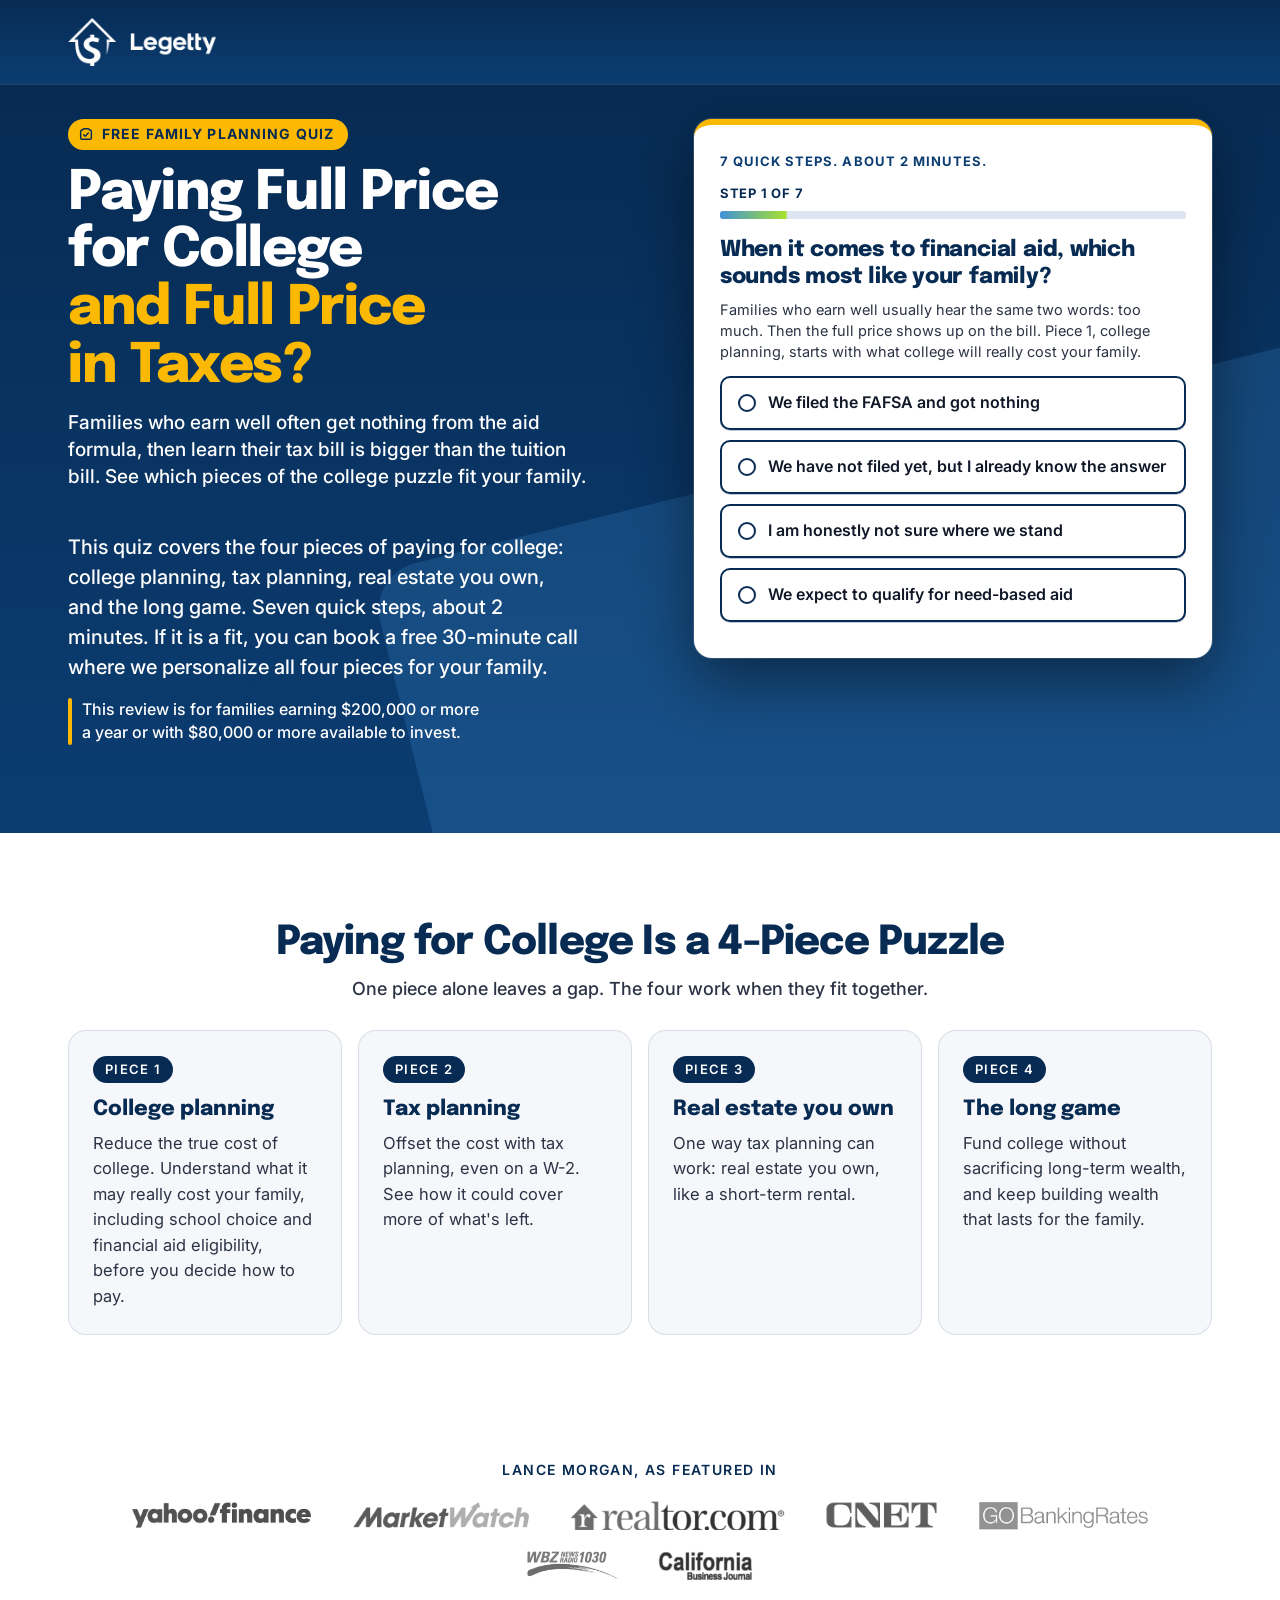
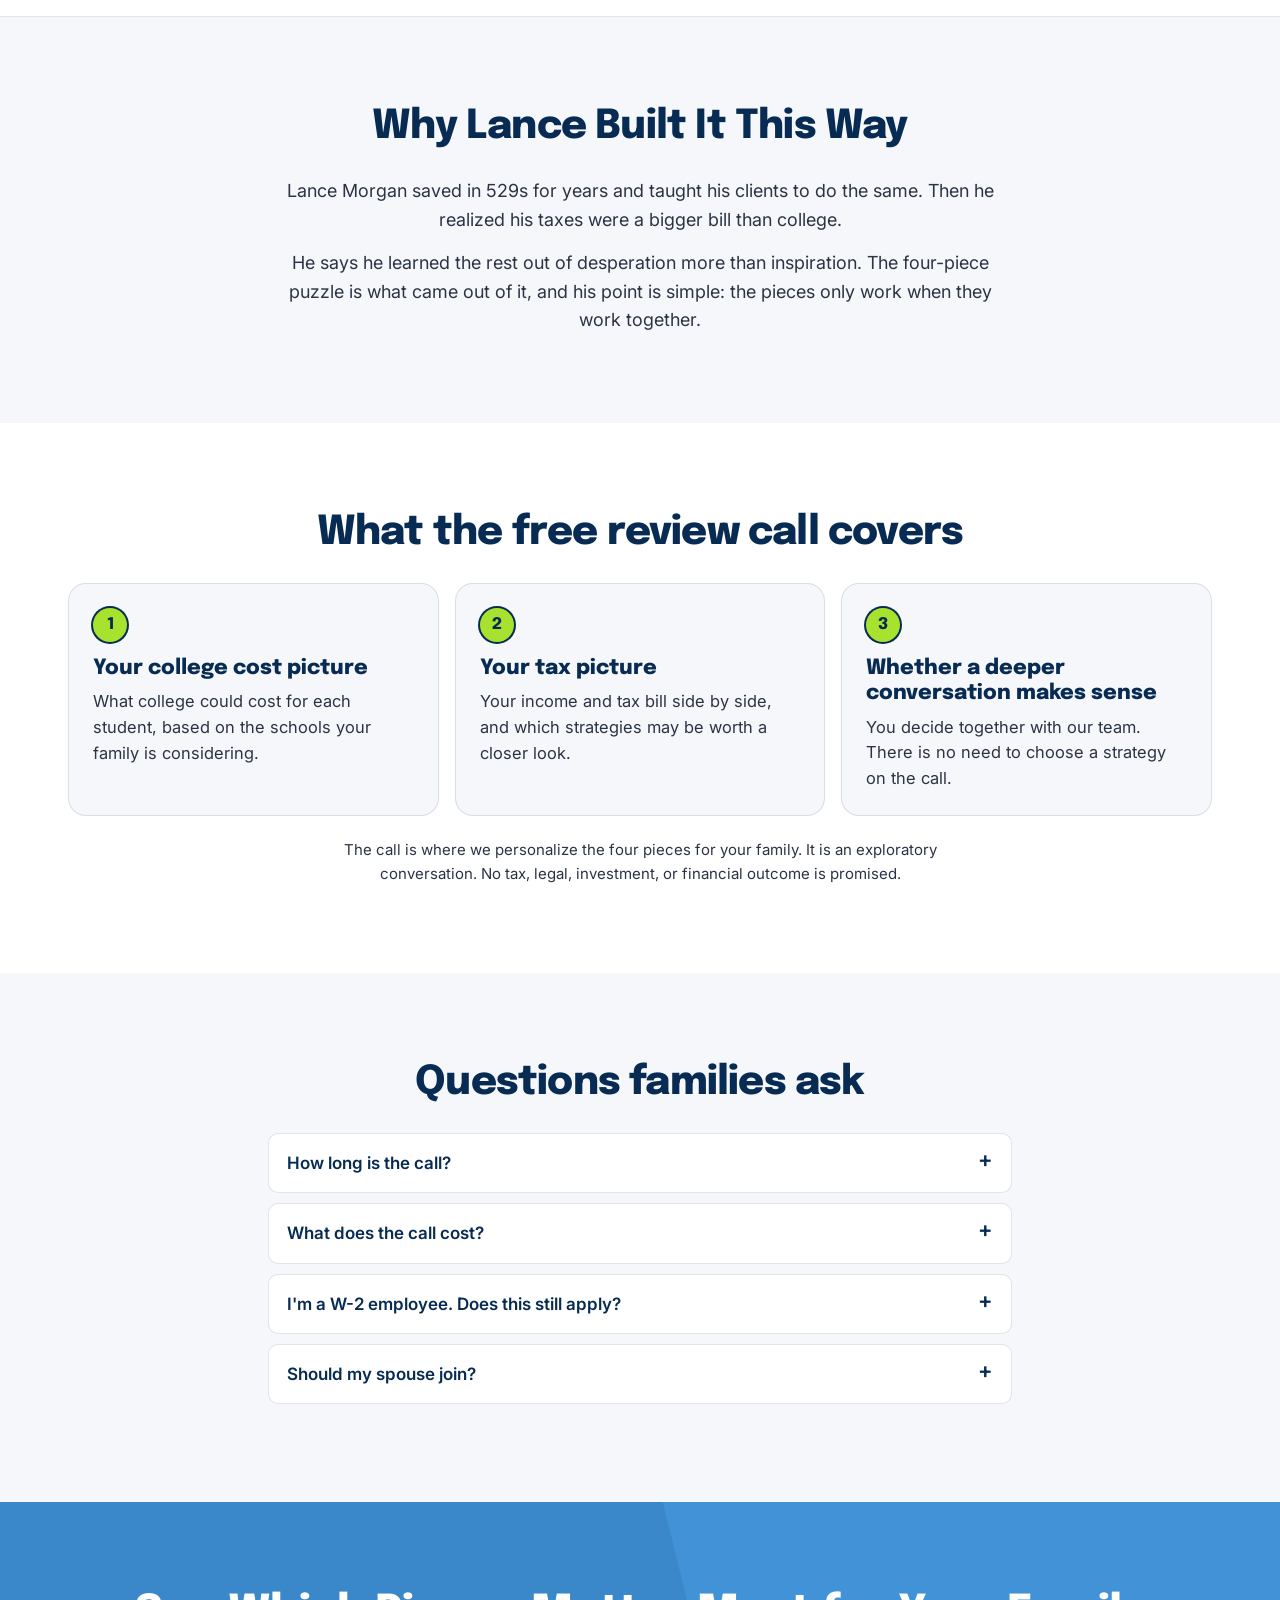
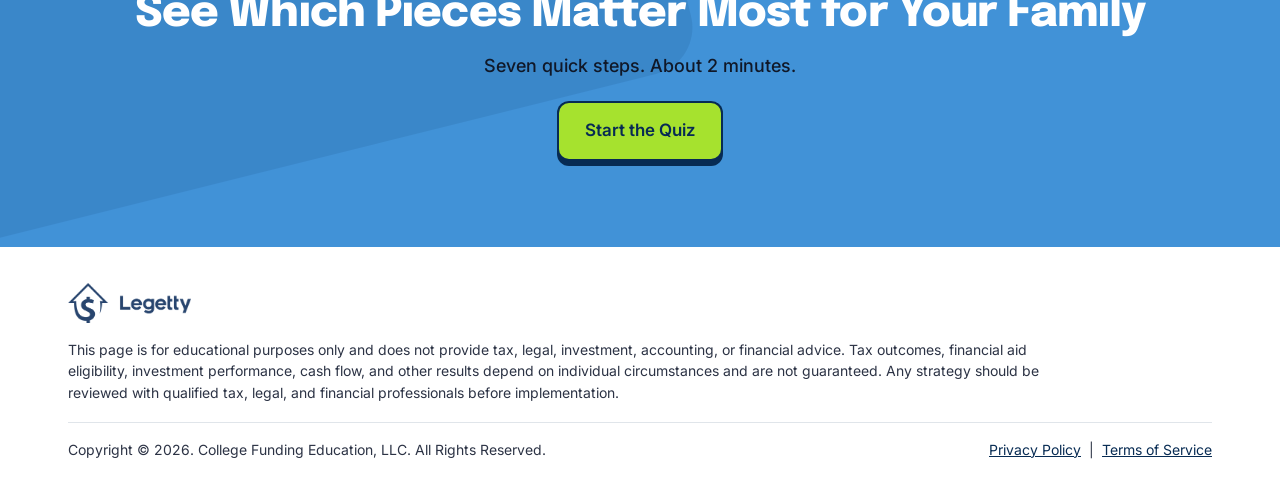
<file: 7q/index.html>
<!doctype html>
<html lang="en">
<head>
<meta charset="utf-8">
<meta name="viewport" content="width=device-width,initial-scale=1">
<title>Paying Full Price for College and Full Price in Taxes? | Legetty</title>
<meta name="robots" content="noindex,nofollow">
<style>html,body{margin:0;background:#fff}</style>
</head>
<body>
<link rel="preconnect" href="https://fonts.googleapis.com"><link rel="preconnect" href="https://fonts.gstatic.com" crossorigin><link href="https://fonts.googleapis.com/css2?family=Epilogue:wght@700;800&amp;family=Inter:wght@400;500;600&amp;display=swap" rel="stylesheet">
<style>.legetty-quiz{display:block;width:100%;text-align:left;}
.legetty-quiz{
  --blue:#4192D7; --navy:#072B53; --gold:#FCB903; --green:#A6E22E;
  --gray:#F5F7FA; --white:#FFFFFF; --ink:#101828; --ink-2:#2C3345;
  --line:rgba(7,43,83,.12); --tint:rgba(65,146,215,.10);
  --radius-card:18px; --radius-ctl:10px; --gutter:16px; --sec-pad:56px;
  --head:"Epilogue","Inter",sans-serif;
  --body:"Inter",system-ui,-apple-system,"Segoe UI",sans-serif;
}
@media(min-width:640px){.legetty-quiz{--gutter:28px}}
@media(min-width:980px){.legetty-quiz{--sec-pad:88px}}
.legetty-quiz *,.legetty-quiz *::before,.legetty-quiz *::after{box-sizing:border-box}
.legetty-quiz{-webkit-text-size-adjust:100%;scroll-behavior:smooth}
.legetty-quiz{margin:0;background:var(--gray);color:var(--ink);font:17px/1.55 var(--body);overflow-x:hidden}
.legetty-quiz img{max-width:100%;display:block}
.legetty-quiz [hidden]{display:none!important}
.legetty-quiz h1,.legetty-quiz h2,.legetty-quiz h3{font-family:var(--head);margin:0}
.legetty-quiz p{margin:0}
.legetty-quiz .wrap,.legetty-quiz .inner{width:100%;max-width:1200px;margin:0 auto;padding:0 var(--gutter)}
.legetty-quiz .inner.narrow{max-width:800px}
.legetty-quiz .btn,.legetty-quiz .qgo,.legetty-quiz .qnext,.legetty-quiz .cta{
  display:inline-flex;align-items:center;justify-content:center;gap:10px;
  min-height:56px;padding:14px 26px;border:0;cursor:pointer;
  background:var(--green);color:var(--navy);
  font:600 17px/1.25 var(--body);text-align:center;text-decoration:none;
  border-radius:var(--radius-ctl);
  box-shadow:0 0 0 2px var(--navy),0 5px 0 2px var(--navy);
  transition:transform .15s ease,box-shadow .15s ease;
}
.legetty-quiz .btn:hover,.legetty-quiz .qgo:hover,.legetty-quiz .qnext:hover,.legetty-quiz .cta:hover{transform:translateY(-2px);box-shadow:0 0 0 2px var(--navy),0 7px 0 2px var(--navy)}
.legetty-quiz .btn:focus-visible,.legetty-quiz .qgo:focus-visible,.legetty-quiz .qnext:focus-visible,.legetty-quiz .cta:focus-visible{outline:3px solid var(--navy);outline-offset:5px}
.legetty-quiz .qgo:disabled,.legetty-quiz .qnext:disabled{opacity:.6;cursor:default;transform:none}
.legetty-quiz .topbar{background:var(--blue)}
.legetty-quiz .topbar .wrap{display:flex;align-items:center;justify-content:center;height:64px}
.legetty-quiz .topbar img{height:40px;width:auto}
@media(min-width:980px){.legetty-quiz .topbar .wrap{height:84px;justify-content:flex-start}
.legetty-quiz .topbar img{height:48px}}
.legetty-quiz .hero{position:relative;background:var(--blue);color:var(--white);padding-bottom:48px;overflow:hidden;isolation:isolate}
.legetty-quiz .hero::before{
  content:"";position:absolute;z-index:-1;right:-12%;bottom:-38%;width:78%;height:90%;
  background:var(--navy);opacity:.10;transform:rotate(-14deg);border-radius:48px;
}
.legetty-quiz .hero-grid{display:grid;gap:20px;padding-top:10px;grid-template-areas:"top" "card" "more"}
.legetty-quiz .hero-top{grid-area:top;text-align:center}
.legetty-quiz .hero-more{grid-area:more;text-align:center;padding-top:4px}
.legetty-quiz .quiz-card{grid-area:card}
.legetty-quiz .kicker{
  display:inline-flex;align-items:center;gap:8px;background:var(--white);color:var(--navy);
  font-weight:600;font-size:12.5px;letter-spacing:.08em;text-transform:uppercase;
  padding:6px 12px 6px 9px;border-radius:999px;line-height:1.2;
}
.legetty-quiz .kicker svg{flex:none}
.legetty-quiz .hero h1{
  margin-top:12px;font-weight:800;font-size:1.75rem;line-height:1.08;letter-spacing:-.02em;
  text-wrap:balance;color:var(--white);
}
.legetty-quiz .hero h1 .deep{color:var(--navy)}
.legetty-quiz .hero h1 .lead-in{display:block}
.legetty-quiz .hook{margin:10px auto 0;font-size:15.5px;line-height:1.4;font-weight:600;color:var(--ink);max-width:30em;text-wrap:balance}
.legetty-quiz .pieces{list-style:none;margin:12px 0 0;padding:0;display:grid;grid-template-columns:repeat(4,minmax(0,1fr));gap:4px}
.legetty-quiz .pieces li{
  position:relative;display:flex;flex-direction:column;align-items:center;gap:4px;
  background:var(--navy);color:var(--white);border-radius:8px;padding:8px 10px 9px;
  font:600 11.5px/1.2 var(--body);text-align:center;text-wrap:balance;
}
.legetty-quiz .pieces li b{font:800 14px/1 var(--head);color:var(--green)}
.legetty-quiz .pieces li:not(:last-child)::after{
  content:"";position:absolute;z-index:1;right:-9px;top:50%;width:13px;height:13px;margin-top:-6.5px;
  border-radius:50%;background:var(--navy);box-shadow:0 0 0 2px var(--blue);
}
.legetty-quiz .hero .sub{font-size:16px;line-height:1.5;font-weight:500;color:var(--ink);max-width:36em;margin:0 auto;text-wrap:balance}
.legetty-quiz .qual{margin-top:12px;font-size:14px;line-height:1.45;font-weight:500;color:var(--ink);text-wrap:balance}
@media(max-width:400px){.legetty-quiz .topbar .wrap{height:56px}
.legetty-quiz .topbar img{height:36px}
.legetty-quiz .hero-grid{gap:16px;padding-top:8px}
.legetty-quiz .hero h1{font-size:1.6rem;margin-top:10px}
.legetty-quiz .hook{font-size:14.5px;margin-top:8px}
.legetty-quiz .pieces{margin-top:10px}
.legetty-quiz .pieces li{padding:7px 9px 8px;font-size:11px}
.legetty-quiz .quiz-card{padding-top:14px}
.legetty-quiz .introNote{margin-bottom:8px}
.legetty-quiz .qzprog{margin-bottom:14px}

}
@media(min-width:640px){.legetty-quiz .hook{font-size:18px;margin-top:14px}
.legetty-quiz .pieces{margin-top:18px;gap:5px}
.legetty-quiz .pieces li{font-size:14px;padding:12px 14px 13px;gap:6px}
.legetty-quiz .pieces li b{font-size:17px}
.legetty-quiz .kicker{font-size:14px;padding:7px 14px 7px 10px}
.legetty-quiz .hero h1{font-size:clamp(2.05rem,1.25rem + 3.6vw,3.4rem);line-height:1.06;letter-spacing:-.025em;margin-top:16px}
.legetty-quiz .hero .sub{font-size:clamp(1.0625rem,1rem + .35vw,1.25rem)}
.legetty-quiz .qual{font-size:16px}

}
@media(min-width:980px){.legetty-quiz .hero{padding-bottom:88px}
.legetty-quiz .hero-grid{
    grid-template-columns:minmax(0,1.1fr) minmax(0,1fr);gap:20px 56px;padding-top:34px;
    grid-template-areas:"top card" "more card";align-items:start;
  }
.legetty-quiz .hero-top,.legetty-quiz .hero-more{text-align:left}
.legetty-quiz .hook{margin-left:0}
.legetty-quiz .hero-top{align-self:end}
.legetty-quiz .hero .sub{margin:0}
.legetty-quiz .qual{display:flex;gap:10px;align-items:flex-start;margin-top:16px}
.legetty-quiz .qual::before{content:"";flex:none;width:4px;align-self:stretch;background:var(--navy);border-radius:2px}

}
.legetty-quiz .quiz-card{
  background:var(--white);color:var(--ink);border-radius:var(--radius-card);
  padding:18px 16px 16px;box-shadow:0 18px 40px rgba(7,43,83,.28);text-align:left;
}
@media(min-width:640px){.legetty-quiz .quiz-card{padding:26px 26px 22px}}
.legetty-quiz .introNote{font-size:13px;font-weight:600;letter-spacing:.08em;text-transform:uppercase;color:var(--navy);margin-bottom:12px}
.legetty-quiz .quiz{position:relative;min-height:340px;scroll-margin-top:18px}
.legetty-quiz .qzprog{margin-bottom:18px}
.legetty-quiz .qzmeta{font-size:13px;font-weight:600;letter-spacing:.06em;text-transform:uppercase;color:var(--ink-2);margin-bottom:8px}
.legetty-quiz .qztrack{height:6px;background:var(--tint);border-radius:3px;overflow:hidden}
.legetty-quiz .qzbar{height:100%;width:100%;background:var(--blue);transform:scaleX(0);transform-origin:left center;transition:transform .3s ease}
.legetty-quiz .qslide{display:none}
.legetty-quiz .qslide.on{display:block;animation:qin .25s ease}
@keyframes qin{from{transform:translateY(6px)}to{transform:none}}
.legetty-quiz .qtitle{font-family:var(--head);font-size:20px;font-weight:800;line-height:1.22;letter-spacing:-.01em;color:var(--navy);margin-bottom:8px;text-wrap:pretty}
.legetty-quiz .qnote{font-size:14.5px;line-height:1.45;color:var(--ink-2);margin-bottom:14px}
@media(min-width:640px){.legetty-quiz .qtitle{font-size:23px}}
.legetty-quiz .qopts{display:flex;flex-direction:column;gap:10px}
.legetty-quiz .qopt{
  display:flex;align-items:center;gap:12px;width:100%;text-align:left;
  background:var(--white);border:1.5px solid rgba(7,43,83,.45);border-radius:var(--radius-ctl);
  padding:14px 16px;font:500 16px/1.35 var(--body);color:var(--ink);cursor:pointer;
  min-height:54px;transition:background .15s,border-color .15s;
}
.legetty-quiz .qopt::before{content:"";flex:0 0 18px;height:18px;border-radius:50%;border:2px solid var(--navy);transition:all .15s}
.legetty-quiz .qopt:hover{background:var(--tint);border-color:var(--navy)}
.legetty-quiz .qopt:focus-visible{outline:3px solid var(--blue);outline-offset:2px}
.legetty-quiz .qopt.sel{background:var(--green);border-color:var(--navy);color:var(--navy);font-weight:600}
.legetty-quiz .qopt.sel::before{background:var(--navy);box-shadow:inset 0 0 0 3px var(--green)}
.legetty-quiz .qrow{display:flex;gap:10px}
.legetty-quiz .qrow input{flex:1;min-width:0}
.legetty-quiz .qtext .qinput,.legetty-quiz .qcontact input{
  width:100%;padding:15px 16px;border:1.5px solid rgba(7,43,83,.45);border-radius:var(--radius-ctl);
  font:16px/1.2 var(--body);color:var(--ink);background:var(--white);margin-bottom:10px;
}
.legetty-quiz .qtext .qinput::placeholder,.legetty-quiz .qcontact input::placeholder{color:#5B6475}
.legetty-quiz .qtext .qinput:focus,.legetty-quiz .qcontact input:focus{outline:3px solid var(--blue);outline-offset:1px;border-color:var(--navy)}
.legetty-quiz .qgo{width:100%;margin:6px 0 7px}
.legetty-quiz .qnext{margin-top:12px}
.legetty-quiz .qerr{color:#B42318;font-size:14px;font-weight:500;margin:2px 0 8px;display:none}
.legetty-quiz .qerr.on{display:block}
.legetty-quiz .qprivacy{font-size:13px;color:var(--ink-2);margin-top:12px;text-align:center}
.legetty-quiz .qprivacy a{color:var(--navy)}
.legetty-quiz .qconsent{display:flex;gap:10px;align-items:flex-start;text-align:left;font-size:13px;line-height:1.45;color:var(--ink-2);margin:2px 0 12px;cursor:pointer}
.legetty-quiz .qcontact .qconsent input[type=checkbox]{flex:none;width:20px;height:20px;margin:1px 0 0;padding:0;accent-color:var(--navy);cursor:pointer}
.legetty-quiz .qprivacy .qsep{margin:0 6px;color:var(--ink)}
.legetty-quiz .qnav{margin-top:14px}
.legetty-quiz .qback{background:none;border:0;color:var(--ink-2);font:500 14px/1 var(--body);cursor:pointer;padding:8px 0}
.legetty-quiz .qback:hover{color:var(--navy)}
.legetty-quiz .result{padding:8px 0 4px;text-align:center}
.legetty-quiz .result h2{font-weight:800;font-size:24px;line-height:1.15;color:var(--navy);text-wrap:balance}
.legetty-quiz .result p{color:var(--ink-2);font-size:16.5px;line-height:1.55;margin:12px 0 20px}
.legetty-quiz .spinner{
  width:34px;height:34px;margin:0 auto 16px;border-radius:50%;
  border:3px solid var(--tint);border-top-color:var(--blue);animation:spin .8s linear infinite;
}
@keyframes spin{to{transform:rotate(360deg)}}
.legetty-quiz .sec{padding:var(--sec-pad) 0}
.legetty-quiz .sec.white{background:var(--white)}
.legetty-quiz .sec-h{
  font-weight:800;font-size:clamp(1.6rem,1.2rem + 1.7vw,2.5rem);line-height:1.1;
  letter-spacing:-.02em;color:var(--navy);text-wrap:balance;text-align:center;margin-bottom:28px;
}
.legetty-quiz .grid{display:grid;grid-template-columns:repeat(auto-fit,minmax(250px,1fr));gap:16px}
.legetty-quiz .cell{background:var(--white);border:1px solid var(--line);border-radius:var(--radius-card);padding:24px}
.legetty-quiz .sec.white .cell{background:var(--gray)}
.legetty-quiz .grid:has(> .cell:nth-child(4)){grid-template-columns:repeat(auto-fit,minmax(220px,1fr))}
.legetty-quiz .cell h3{font-weight:800;font-size:21px;line-height:1.2;color:var(--navy);margin-bottom:8px}
.legetty-quiz .cell p{color:var(--ink-2);font-size:16.5px}
.legetty-quiz .tag{
  display:inline-block;background:var(--navy);color:var(--white);border-radius:999px;
  font:600 13px/1 var(--body);letter-spacing:.1em;text-transform:uppercase;padding:7px 12px;margin-bottom:14px;
}
.legetty-quiz .num{
  display:inline-flex;align-items:center;justify-content:center;width:34px;height:34px;border-radius:50%;
  background:var(--green);color:var(--navy);box-shadow:0 0 0 2px var(--navy);
  font:800 16px/1 var(--head);margin-bottom:14px;
}
.legetty-quiz .sec-h.has-lead{margin-bottom:10px}
.legetty-quiz .seclead{text-align:center;font-size:18px;font-weight:500;color:var(--ink-2);margin:0 auto 28px;max-width:34em;text-wrap:balance}
.legetty-quiz .story p{font-size:18px;line-height:1.6;color:var(--ink-2);text-align:center;text-wrap:pretty}
.legetty-quiz .story p + p{margin-top:14px}
.legetty-quiz .secnote{text-align:center;color:var(--ink-2);font-size:15px;max-width:44em;margin:22px auto 0}
.legetty-quiz .press{padding:36px 0;background:var(--white);border-bottom:1px solid var(--line)}
.legetty-quiz .eyebrow{text-align:center;font-size:14px;font-weight:600;letter-spacing:.1em;text-transform:uppercase;color:var(--navy);margin-bottom:20px}
.legetty-quiz .logos{display:flex;flex-wrap:wrap;justify-content:center;align-items:center;gap:20px 38px}
.legetty-quiz .logos img{height:30px;width:auto;object-fit:contain;filter:grayscale(1);opacity:.8}
.legetty-quiz .press + .sec{border-top:0}
.legetty-quiz .faq{background:var(--white);border:1px solid var(--line);border-radius:var(--radius-ctl);padding:0 18px;margin-bottom:10px}
.legetty-quiz .faq summary{cursor:pointer;font-weight:600;list-style:none;font-size:17px;color:var(--navy);padding:16px 28px 16px 0;position:relative}
.legetty-quiz .faq summary::-webkit-details-marker{display:none}
.legetty-quiz .faq summary::after{content:"+";position:absolute;right:0;top:14px;color:var(--navy);font-size:22px;line-height:1}
.legetty-quiz .faq[open] summary::after{content:"\2212"}
.legetty-quiz .faq summary:focus-visible{outline:3px solid var(--blue);outline-offset:3px}
.legetty-quiz .faq p{padding:0 0 16px;color:var(--ink-2)}
.legetty-quiz .final{background:var(--blue);position:relative;overflow:hidden;isolation:isolate;text-align:center}
.legetty-quiz .final::before{
  content:"";position:absolute;z-index:-1;left:-18%;top:-40%;width:70%;height:120%;
  background:var(--navy);opacity:.10;transform:rotate(-14deg);border-radius:48px;
}
.legetty-quiz .final h2{font-weight:800;font-size:clamp(1.75rem,1.2rem + 2.3vw,2.75rem);line-height:1.08;letter-spacing:-.02em;color:var(--white);text-wrap:balance}
.legetty-quiz .final p{margin:14px auto 24px;font-size:18px;line-height:1.5;font-weight:500;color:var(--ink);max-width:34em}
.legetty-quiz .final .cta:focus-visible{outline-color:var(--white)}
.legetty-quiz .foot{background:var(--white);padding:36px 0 40px;color:var(--ink-2);font-size:14px;line-height:1.55}
.legetty-quiz .foot img{height:40px;width:auto;margin-bottom:16px}
.legetty-quiz .foot .legal{max-width:70em}
.legetty-quiz .foot-row{display:flex;flex-wrap:wrap;gap:8px 24px;justify-content:space-between;margin-top:18px;padding-top:16px;border-top:1px solid var(--line)}
.legetty-quiz .foot a{color:var(--navy)}
.legetty-quiz .foot .bar{margin:0 8px;color:var(--ink-2)}
@media(max-width:639px){.legetty-quiz .quiz{min-height:320px}
.legetty-quiz .qrow{flex-direction:column;gap:0}
.legetty-quiz .logos{gap:16px 26px}
.legetty-quiz .logos img{height:24px}
.legetty-quiz .foot{text-align:center}
.legetty-quiz .foot img{margin-left:auto;margin-right:auto}
.legetty-quiz .foot-row{justify-content:center}

}
@media(prefers-reduced-motion:reduce){.legetty-quiz{scroll-behavior:auto}
.legetty-quiz *,.legetty-quiz *::before,.legetty-quiz *::after{animation:none!important;transition:none!important}

}

</style>
<div class="legetty-quiz" id="legetty-quiz-root">
<script>
window.LEGETTY_QUIZ_PREVIEW = /[?&]quiz_preview=1(?:&|$)/.test(location.search);
window.LEGETTY_QUIZ_WEBHOOK_TEST = window.LEGETTY_QUIZ_PREVIEW && /[?&]quiz_test_webhook=1(?:&|$)/.test(location.search);
window.FUNNEL_NO_TRACK = window.LEGETTY_QUIZ_PREVIEW || /^(localhost|127\.0\.0\.1|)$/.test(location.hostname);
</script>
<script>

window.FUNNEL = {

  
  brand: {
    name: 'Legetty',
    title: 'Paying Full Price for College and Full Price in Taxes?',
    description: "Paying for college is a 4-piece puzzle. Take the free quiz to see which pieces matter most for your family."
  },

  
  webhook: {
    url: 'https://services.leadconnectorhq.com/hooks/drk0ArGlymV297Q7swkl/webhook-trigger/d7306d91-8849-4154-897d-9b53abb81db2',
    platform: 'Facebook'
  },

  
  routes: {
    qualified: 'https://event.legetty.com/quiz-book',
    dq:        'https://collegefundingsecrets.com/RightPrice',
    
    dqDelay: 7
  },

  
  rules: {
    realEstateNoDisqualifies: true
  },

  qualify: function (a) {
    var R = (window.FUNNEL && window.FUNNEL.rules) || {};
    var money = (a.household_income_value || 0) >= 200000 ||
                (a.invest_capacity_value || 0) >= 80000;
    var reNo = !!R.realEstateNoDisqualifies && a.real_estate_value === 0;
    return money && !reNo;
  },

  
  tags: {
    all: 'tax-quiz',
    qualified: 'tax-quiz-qualified',
    dq: 'tax-quiz-dq'
  },

  
  tracking: {
    ga4: 'G-EQ0WC0MR3F',
    gtm: '',
    clarity: 'vwrgzndnow',
    metaPixel: '527818004038067',
    
    events: { qualified: 'QuizQualified', dq: 'QuizDQ' },
    googleAds: { id: '', lead: '', booking: '' }
  },

  
  quiz: {
    intro: "7 quick steps. About 2 minutes.",

    slides: [
      {
        "q": "aid_reality",
        "short": "Financial aid",
        "title": "When it comes to financial aid, which sounds most like your family?",
        "note": "Families who earn well usually hear the same two words: too much. Then the full price shows up on the bill. Piece 1, college planning, starts with what college will really cost your family.",
        "options": [
          {
            "label": "We filed the FAFSA and got nothing",
            "value": 1
          },
          {
            "label": "We have not filed yet, but I already know the answer",
            "value": 1
          },
          {
            "label": "I am honestly not sure where we stand",
            "value": 0.5
          },
          {
            "label": "We expect to qualify for need-based aid",
            "value": 0
          }
        ]
      },
      {
        "q": "taxes_vs_college",
        "short": "Tax bill vs one year of college",
        "title": "Be honest. How does your yearly federal tax bill compare with one year of college for one student?",
        "note": "Lance built this after noticing his own taxes were a bigger bill than college. Many families have never put the two numbers side by side. Piece 2, tax planning, starts there, even on a W-2.",
        "options": [
          {
            "label": "Our tax bill is bigger. By a lot.",
            "value": 1
          },
          {
            "label": "About the same",
            "value": 0.5
          },
          {
            "label": "College costs more than we pay in taxes",
            "value": 0
          },
          {
            "label": "I have never put the two numbers side by side",
            "value": 0.5
          }
        ]
      },
      {
        "q": "cpa_said",
        "short": "What the CPA or advisor said",
        "title": "What has your CPA or advisor actually said about paying for college?",
        "note": "A tax preparer tells you what you owe. A tax plan changes the number before it is owed. Many families have the first and assume they have the second.",
        "options": [
          {
            "label": "Keep funding the 529 and max the 401(k). That was the whole answer."
          },
          {
            "label": "They file what I send them. Strategy never comes up."
          },
          {
            "label": "We have never talked about college and taxes in the same meeting."
          },
          {
            "label": "We already run a proactive tax strategy together."
          }
        ]
      },
      {
        "q": "real_estate",
        "short": "Short-term rental you own",
        "title": "One way the tax piece works is through a short-term rental your family owns. Where do you land?",
        "note": "Piece 3 is real estate you own. No real estate experience is needed: the team can walk you through it or handle it for you. There is no version of this where your family does not own the property.",
        "options": [
          {
            "label": "Yes. I have wanted to own real estate for years and never had the time to do it right.",
            "value": 1
          },
          {
            "label": "Open to it, if a team found the property, ran the numbers, and managed it.",
            "value": 1
          },
          {
            "label": "I would want to see how the math works first.",
            "value": 0.5
          },
          {
            "label": "No. Real estate is not for our family.",
            "value": 0
          }
        ]
      },
      {
        "q": "household_income",
        "short": "Household income",
        "title": "What is your approximate annual household income?",
        "note": "The strategies on the review call only make sense when the tax bill is a real number. Below $200,000 the math usually does not justify the move, and we will point you to a better next step instead.",
        "options": [
          {
            "label": "$250,000 or more",
            "value": 250000
          },
          {
            "label": "$200,000 to $249,999",
            "value": 200000
          },
          {
            "label": "$199,999 or less",
            "value": 0
          }
        ]
      },
      {
        "q": "invest_capacity",
        "short": "$80,000 toward a rental you own",
        "title": "If the numbers made sense, could your family put $80,000 or more toward a short-term rental you would own?",
        "note": "This is the entry point for the real estate piece, and the first thing the team talks through on the call.",
        "options": [
          {
            "label": "Yes, $80,000 or more",
            "value": 80000
          },
          {
            "label": "Not sure yet",
            "value": 0
          },
          {
            "label": "No, not right now",
            "value": 0
          }
        ]
      },
      {
        "q": "contact",
        "type": "contact",
        "title": "Last step. Where should we send your results and your next step?",
        "note": "Your details carry over, so you will not need to type them again.",
        "submitLabel": "See My Next Step",
        "privacyUrl": "https://privacy.legetty.com/",
        "termsUrl": "https://terms.legetty.com/"
      }
    ]
  },

  results: {
    "qualified": {
      "h": "Good news, {first}. Your answers match the families this review was built for.",
      "p": "Taking you to the calendar now to pick a time for your free Tax & College Opportunity Review Call. Have last year's tax bill and the college list handy. The call is where the four pieces get personalized to your numbers.",
      "link": "Continue to the calendar"
    },
    "dq": {
      "h": "Thanks for taking the quiz.",
      "p": "Based on your answers, a one-on-one review call is not the best next step for your family right now. Lance recorded a free session with college-planning expert Cori Murphy, Right College, Right Price. It covers finding schools that fit your student, comparing what different colleges could actually cost, and where scholarships and financial aid fit into the picture. Taking you there in a few seconds.",
      "link": "Watch Right College, Right Price"
    }
  },

  variants: {
    _default: {
      
      h1: "<span class=\"lead-in\">Paying Full Price for College</span> <span class=\"deep\">and Full Price in Taxes?</span>",
      sub: "This quiz covers the four pieces of paying for college: college planning, tax planning, real estate you own, and the long game. Seven quick steps, about 2 minutes. If it is a fit, you can book a free 30-minute call where we personalize all four pieces for your family."
    }
  },
  kicker: 'Free family planning quiz',
  hook: "Families who earn well often get nothing from the aid formula, then learn their tax bill is bigger than the tuition bill. See which pieces of the college puzzle fit your family.",
  
  pieces: [],
  qualifier: 'This review is for families earning $200,000 or more a year or with $80,000 or more available to invest.',

  
  sections: [
    {
      type: 'steps',
      tag: 'Piece',
      title: 'Paying for College Is a 4-Piece Puzzle',
      lead: 'One piece alone leaves a gap. The four work when they fit together.',
      items: [
        { title: 'College planning',
          body: 'Reduce the true cost of college. Understand what it may really cost your family, including school choice and financial aid eligibility, before you decide how to pay.' },
        { title: 'Tax planning',
          body: "Offset the cost with tax planning, even on a W-2. See how it could cover more of what's left." },
        { title: 'Real estate you own',
          body: 'One way tax planning can work: real estate you own, like a short-term rental.' },
        { title: 'The long game',
          body: 'Fund college without sacrificing long-term wealth, and keep building wealth that lasts for the family.' }
      ]
    },
    {
      type: 'press',
      title: 'Lance Morgan, as featured in',
      logos: [
        { src: '[data-uri]', alt: 'Yahoo Finance' },
        { src: '[data-uri]', alt: 'MarketWatch' },
        { src: '[data-uri]', alt: 'realtor.com' },
        { src: '[data-uri]', alt: 'CNET' },
        { src: '[data-uri]', alt: 'GOBankingRates' },
        { src: '[data-uri]', alt: 'WBZ NewsRadio 1030' },
        { src: '[data-uri]', alt: 'California Business Journal' }
      ]
    },
    {
      
      type: 'story',
      title: 'Why Lance Built It This Way',
      body: [
        'Lance Morgan saved in 529s for years and taught his clients to do the same. Then he realized his taxes were a bigger bill than college.',
        'He says he learned the rest out of desperation more than inspiration. The four-piece puzzle is what came out of it, and his point is simple: the pieces only work when they work together.'
      ]
    },
    {
      type: 'covers',
      title: 'What the free review call covers',
      items: [
        { title: 'Your college cost picture',
          body: 'What college could cost for each student, based on the schools your family is considering.' },
        { title: 'Your tax picture',
          body: 'Your income and tax bill side by side, and which strategies may be worth a closer look.' },
        { title: 'Whether a deeper conversation makes sense',
          body: 'You decide together with our team. There is no need to choose a strategy on the call.' }
      ],
      note: 'The call is where we personalize the four pieces for your family. It is an exploratory conversation. No tax, legal, investment, or financial outcome is promised.'
    },
    {
      type: 'faq',
      title: 'Questions families ask',
      items: [
        { q: 'How long is the call?', a: 'About 30 minutes, one on one with a member of our advisory team.' },
        { q: 'What does the call cost?', a: 'Nothing. The review call is free.' },
        { q: "I'm a W-2 employee. Does this still apply?", a: 'It can. The framework includes tax-planning concepts that may apply to W-2 employees, 1099 earners, and business owners. Whether a strategy fits depends on your situation and the rules involved.' },
        { q: 'Should my spouse join?', a: 'Yes, if you make financial decisions together. Most families find it easier when both of you hear the same information at the same time.' }
      ]
    },
    {
      type: 'finalcta',
      title: 'See Which Pieces Matter Most for Your Family',
      body: "Seven quick steps. About 2 minutes.",
      cta: 'Start the Quiz'
    }
  ]
};
</script>
<script>
if (!window.FUNNEL_NO_TRACK && !window.LEGETTY_HYROS_LOADED) {
window.LEGETTY_HYROS_LOADED = true;
var head = document.head;
var script = document.createElement('script');
script.type = 'text/javascript';
script.src = "https://211336.t.hyros.com/v1/lst/universal-script?ph=d2557963484bbd3fde07d4012f41f1094a35de990b7c147eac002d49f070d24c&tag=!clicked&ref_url=" + encodeURI(document.URL) ;
head.appendChild(script);
}
</script>
<script>
(function () {
  if (window.FUNNEL_NO_TRACK) { console.info('[funnel] local preview: tracking disabled'); return; }
  if (window.LEGETTY_TRACKING_LOADED) return;
  window.LEGETTY_TRACKING_LOADED = true;
  var t = (window.FUNNEL || {}).tracking || {};

  if (t.gtm) {
    (function(w,d,s,l,i){w[l]=w[l]||[];w[l].push({'gtm.start':+new Date(),event:'gtm.js'});
    var f=d.getElementsByTagName(s)[0],j=d.createElement(s);j.async=true;
    j.src='https://www.googletagmanager.com/gtm.js?id='+i;f.parentNode.insertBefore(j,f);
    })(window,document,'script','dataLayer',t.gtm);
  }

  var gaId = t.ga4 || (t.googleAds && t.googleAds.id) || '';
  if (gaId) {
    var s = document.createElement('script');
    s.async = true;
    s.src = 'https://www.googletagmanager.com/gtag/js?id=' + gaId;
    document.head.appendChild(s);
    window.dataLayer = window.dataLayer || [];
    window.gtag = function () { dataLayer.push(arguments); };
    gtag('js', new Date());
    if (t.ga4) gtag('config', t.ga4);
    if (t.googleAds && t.googleAds.id) gtag('config', t.googleAds.id);
  }

  if (t.metaPixel) {
    !function(f,b,e,v,n,t2,s2){if(f.fbq)return;n=f.fbq=function(){n.callMethod?
    n.callMethod.apply(n,arguments):n.queue.push(arguments)};if(!f._fbq)f._fbq=n;
    n.push=n;n.loaded=!0;n.version='2.0';n.queue=[];t2=b.createElement(e);t2.async=!0;
    t2.src=v;s2=b.getElementsByTagName(e)[0];s2.parentNode.insertBefore(t2,s2)}
    (window,document,'script','https://connect.facebook.net/en_US/fbevents.js');
    fbq('init', t.metaPixel); fbq('track', 'PageView');
  }

  if (t.clarity) {
    (function(c,l,a,r,i,t3,y){c[a]=c[a]||function(){(c[a].q=c[a].q||[]).push(arguments)};
    t3=l.createElement(r);t3.async=1;t3.src="https://www.clarity.ms/tag/"+i;
    y=l.getElementsByTagName(r)[0];y.parentNode.insertBefore(t3,y);
    })(window,document,"clarity","script",t.clarity);
  }
})();
</script>


<div class="topbar"><div class="wrap"><img src="[data-uri]" alt="Legetty" width="660" height="214"></div></div>


<header class="hero" id="top">
  <div class="wrap">
    <div class="hero-grid">
      <div class="hero-top">
        <span class="kicker">
          <svg width="16" height="16" viewBox="0 0 24 24" fill="none" aria-hidden="true"><path d="M9 4h6M9 4a2 2 0 0 0-2 2H6a2 2 0 0 0-2 2v10a2 2 0 0 0 2 2h12a2 2 0 0 0 2-2V8a2 2 0 0 0-2-2h-1a2 2 0 0 0-2-2M8.5 13l2.3 2.3 4.7-4.8" stroke="currentColor" stroke-width="2.2" stroke-linecap="round" stroke-linejoin="round"/></svg>
          <span id="heroKicker"></span>
        </span>
        <h1 id="heroH1"></h1>
        <p class="hook" id="heroHook"></p>
        <ol class="pieces" id="heroPieces" aria-label="The four pieces"></ol>
      </div>

      <div class="quiz-card">
        <div id="heroHead"><p class="introNote" id="introNote"></p></div>

        <section id="quiz" class="quiz" aria-label="Quiz questions"></section>

        <section id="resOk" class="result" hidden aria-live="polite">
          <div class="spinner" aria-hidden="true"></div>
          <h2></h2>
          <p></p>
          <a class="cta" href="#"></a>
        </section>

        <section id="resDq" class="result" hidden aria-live="polite">
          <h2></h2>
          <p></p>
          <a class="cta" href="#"></a>
        </section>
      </div>

      <div class="hero-more">
        <p class="sub" id="heroSub"></p>
        <p class="qual" id="heroQual"></p>
      </div>
    </div>
  </div>
</header>


<div id="sections"></div>

<footer class="foot">
  <div class="wrap">
    <img src="[data-uri]" alt="Legetty" width="660" height="214" loading="lazy">
    <p class="legal">This page is for educational purposes only and does not provide tax, legal, investment, accounting, or financial advice. Tax outcomes, financial aid eligibility, investment performance, cash flow, and other results depend on individual circumstances and are not guaranteed. Any strategy should be reviewed with qualified tax, legal, and financial professionals before implementation.</p>
    <div class="foot-row">
      <p>Copyright © 2026. College Funding Education, LLC. All Rights Reserved.</p>
      <p><a href="https://collegefundingsecrets.com/privacy-policy" target="_blank" rel="noopener">Privacy Policy</a><span class="bar" aria-hidden="true">|</span><a href="https://collegefundingsecrets.com/terms-of-service" target="_blank" rel="noopener">Terms of Service</a></p>
    </div>
  </div>
</footer>

<script>
(function () {
  'use strict';

  var CFG = window.FUNNEL;
  var CONSENT_TEXT = '\uD83D\uDE00 By clicking Submit, you agree Legetty may call/text you at the number provided to confirm your meeting, including via autodialer and prerecorded, artificial, or AI voice. Reply STOP to opt out. \uD83D\uDED1';
  if (!CFG) { console.error('[funnel] funnel.config.js did not load.'); return; }

  var answers = {};        // flat, keyed by question `q` plus a few derived keys
  var at = 0;              // current slide index
  var slides = [];         // static snapshot, see show()
  var submitted = false;   // one-way latch, set AFTER validation passes

  function $(id) { return document.getElementById(id); }
  function el(tag, cls, html) {
    var n = document.createElement(tag);
    if (cls) n.className = cls;
    if (html != null) n.innerHTML = html;
    return n;
  }
  function esc(s) {
    return String(s == null ? '' : s).replace(/[&<>"]/g, function (c) {
      return ({ '&': '&amp;', '<': '&lt;', '>': '&gt;', '"': '&quot;' })[c];
    });
  }
  function V(id) { var e = $(id); return e ? (e.value || '').trim() : ''; }

  
  var TRACK_KEYS = ['utm_source', 'utm_medium', 'utm_campaign', 'utm_content',
                    'utm_term', 'utm_id', 'h_ad_id', 'fbc_id', 'fbclid', 'gclid',
                    'gbraid', 'wbraid', 'ttclid', 'msclkid'];
  
  var PII_KEYS = ['first_name', 'last_name', 'full_name', 'name', 'email', 'phone'];
  var T = {};
  var LANDING_Q = '';
  (function captureParams() {
    var qs = new URLSearchParams(location.search);
    
    var fresh = TRACK_KEYS.some(function (k) { return qs.get(k); });
    if (fresh) {
      try {
        TRACK_KEYS.forEach(function (k) { sessionStorage.removeItem('fnl_' + k); });
        sessionStorage.removeItem('fnl_landing_url');
      } catch (e) {}
    }
    TRACK_KEYS.forEach(function (k) {
      var v = qs.get(k) || '';
      if (v) { try { sessionStorage.setItem('fnl_' + k, v); } catch (e) {} }
      else { try { v = sessionStorage.getItem('fnl_' + k) || ''; } catch (e) {} }
      T[k] = v;
    });
    try {
      if (location.search.length > 1) sessionStorage.setItem('fnl_qs', location.search.slice(1));
      LANDING_Q = sessionStorage.getItem('fnl_qs') || '';
      if (!sessionStorage.getItem('fnl_landing_url')) {
        sessionStorage.setItem('fnl_landing_url', location.href);
      }
      window.LANDING_URL = sessionStorage.getItem('fnl_landing_url') || location.href;
    } catch (e) {
      LANDING_Q = location.search.slice(1);
      window.LANDING_URL = location.href;
    }
  })();

  
  var STANDARD = ['Lead', 'Schedule', 'ViewContent', 'Purchase', 'Contact',
                  'CompleteRegistration', 'InitiateCheckout', 'Subscribe'];
  var GA4_NAME = { Lead: 'generate_lead', Schedule: 'schedule' };

  function eventId() {
    return 'fnl-' + Math.random().toString(36).slice(2) + '-' + (+new Date());
  }

  function ga4(name, data) {
    if (!CFG.tracking.ga4 || typeof gtag !== 'function') return;
    var mapped = GA4_NAME.hasOwnProperty(name) ? GA4_NAME[name] : name;
    if (!mapped) return;
    var p = {};
    ['step', 'question', 'outcome', 'variant'].forEach(function (k) { if (data && data[k]) p[k] = data[k]; });
    try { gtag('event', mapped, p); } catch (e) {}
  }

  function clarityTag(k, v) {
    if (!CFG.tracking.clarity || typeof clarity !== 'function' || !v) return;
    try { clarity('set', k, String(v)); } catch (e) {}
  }

  function track(name, data, ids) {
    if (window.FUNNEL_NO_TRACK) return null;
    data = data || {};
    data.variant = window.VARIANT || 'A';

    window.dataLayer = window.dataLayer || [];
    try { window.dataLayer.push(Object.assign({ event: name }, data)); } catch (e) {}

    ga4(name, data);
    clarityTag('last_event', name);
    if (data.step) clarityTag('furthest_step', data.step);
    if (data.outcome) {
      clarityTag('quiz_outcome', data.outcome);
      
      try { if (typeof clarity === 'function') clarity('upgrade', name); } catch (e) {}
    }

    if (!CFG.tracking.metaPixel || typeof fbq !== 'function') return null;
    var id = (ids && ids.eventID) || eventId();
    try {
      fbq(STANDARD.indexOf(name) > -1 ? 'track' : 'trackCustom', name, data, { eventID: id });
    } catch (e) {}
    return id;
  }

  
  var VARIANT = (function () {
    var qs = new URLSearchParams(location.search).get('v');
    var seg = location.pathname.replace(/^\/|\/$/g, '').replace(/\.html$/, '').toLowerCase();
    var key = (qs || seg || '').toLowerCase().replace(/^(google|bing|tiktok)-?/, '');
    return (CFG.variants && CFG.variants[key]) || (CFG.variants && CFG.variants._default) || {};
  })();

  
  function buildSlide(s) {
    var d = el('div', 'qslide');
    d.dataset.q = s.q;
    d.dataset.type = s.type;
    d.appendChild(el('h3', 'qtitle', esc(s.title)));
    if (s.note) d.appendChild(el('p', 'qnote', esc(s.note)));

    if (s.type === 'contact') {
      
      var wrap = el('div', 'qcontact');
      wrap.innerHTML =
        '<div class="qrow">' +
          '<input type="text" id="qfirst" autocomplete="given-name"  placeholder="First name" aria-label="First name">' +
          '<input type="text" id="qlast"  autocomplete="family-name" placeholder="Last name"  aria-label="Last name">' +
        '</div>' +
        '<input type="email" id="qemail" autocomplete="email" inputmode="email" placeholder="Email address" aria-label="Email address">' +
        '<input type="tel" id="qphone" autocomplete="tel" inputmode="tel" placeholder="Mobile phone number" aria-label="Mobile phone number">' +
        '<label class="qconsent" for="qconsent"><input type="checkbox" id="qconsent"><span>' + esc(CONSENT_TEXT) + '</span></label>' +
        '<p class="qerr" id="qerr" role="alert"></p>' +
        '<button class="qgo" id="qgo" type="button">' + esc(s.submitLabel || 'Continue') + '</button>' +
        (s.privacyUrl ? '<p class="qprivacy"><a href="' + esc(s.privacyUrl) + '" target="_blank" rel="noopener">Privacy Policy</a>' +
          (s.termsUrl ? '<span class="qsep">|</span><a href="' + esc(s.termsUrl) + '" target="_blank" rel="noopener">Terms of Service</a>' : '') + '</p>' : '');
      d.appendChild(wrap);
      return d;
    }

    if (s.type === 'text') {
      var t = el('div', 'qtext');
      t.innerHTML = '<input type="text" class="qinput" data-for="' + esc(s.q) + '" placeholder="' +
        esc(s.placeholder || 'Type your answer') + '">' +
        '<button class="qnext" data-go="1" type="button">Continue</button>';
      d.appendChild(t);
      return d;
    }

    if (s.type === 'scale') {
      var row = el('div', 'qscale');
      var lo = s.min || 1, hi = s.max || 5;
      for (var i = lo; i <= hi; i++) {
        var b = el('button', 'qpill', String(i));
        b.type = 'button';
        b.dataset.v = String(i);
        row.appendChild(b);
      }
      d.appendChild(row);
      if (s.labels) {
        d.appendChild(el('div', 'qscalelab',
          '<span>' + esc(s.labels[0]) + '</span><span>' + esc(s.labels[1]) + '</span>'));
      }
      return d;
    }

    
    var opts = el('div', 'qopts');
    (s.options || []).forEach(function (o) {
      var b = el('button', 'qopt');
      b.type = 'button';
      b.dataset.v = o.label;
      if (o.value != null) b.dataset.value = String(o.value);
      if (o.skip) b.dataset.skip = o.skip.join(',');
      b.innerHTML = '<span>' + esc(o.label) + '</span>';
      opts.appendChild(b);
    });
    d.appendChild(opts);
    if (s.type === 'multi') {
      d.appendChild(el('button', 'qnext', 'Continue')).setAttribute('data-go', '1');
    }
    return d;
  }

  function renderQuiz() {
    var host = $('quiz');
    if (!host) return;
    host.innerHTML = '';

    var prog = el('div', 'qzprog');
    prog.innerHTML = '<div class="qzmeta"><span id="qzstep"></span></div>' +
                     '<div class="qztrack"><div class="qzbar" id="qzbar"></div></div>';
    host.appendChild(prog);

    (CFG.quiz.slides || []).forEach(function (s) { host.appendChild(buildSlide(s)); });

    var nav = el('div', 'qnav');
    nav.innerHTML = '<button id="qup" type="button" class="qback">&larr; Back</button>';
    host.appendChild(nav);

    slides = [].slice.call(host.querySelectorAll('.qslide'));
  }

  
  function skipped(i) { return !!slides[i] && slides[i].dataset.skip === '1'; }

  function setSkip(q, on) {
    var s = slides.filter(function (x) { return x.dataset.q === q; })[0];
    if (s) s.dataset.skip = on ? '1' : '0';
  }

  function liveSlides() {
    return slides.filter(function (s) { return s.dataset.skip !== '1'; });
  }

  
  function captureCurrent() {
    var s = slides[at];
    if (!s) return;
    var input = s.querySelector('.qinput');
    if (input) answers[s.dataset.q] = input.value.trim();
  }

  function canLeave(i) {
    var s = slides[i];
    if (!s) return false;
    if (s.dataset.type === 'contact') return false;   // only #qgo leaves the last slide
    if (s.dataset.type === 'multi') return !!s.querySelectorAll('.sel').length;
    return !!answers[s.dataset.q];
  }

  function show(i) {
    captureCurrent();
    i = Math.max(0, Math.min(i, slides.length - 1));

    
    var dir = (i >= at) ? 1 : -1;
    while (skipped(i) && i > 0 && i < slides.length - 1) i += dir;
    if (skipped(i)) { dir = -dir; while (skipped(i) && i > 0 && i < slides.length - 1) i += dir; }

    at = i;
    slides.forEach(function (s, n) { s.classList.toggle('on', n === at); });

    var live = liveSlides();
    var pos = live.indexOf(slides[at]) + 1;
    var bar = $('qzbar');
    
    if (bar) bar.style.transform = 'scaleX(' + (pos / live.length) + ')';
    var step = $('qzstep');
    if (step) step.textContent = 'Step ' + pos + ' of ' + live.length;

    var up = $('qup');
    if (up) up.hidden = slides[at] === live[0];

    if (at > 0) {
      var q = $('quiz');
      var r = q.getBoundingClientRect();
      if (r.top < 0 || r.top > window.innerHeight * 0.4) q.scrollIntoView({ behavior: 'smooth', block: 'start' });
    }
    if (slides[at].dataset.type === 'contact') {
      
      if (window.matchMedia('(min-width: 700px)').matches) {
        setTimeout(function () { var f = $('qfirst'); if (f) f.focus(); }, 260);
      }
    }
    track('quiz_step', { step: pos, question: slides[at].dataset.q });
  }

  function record(q, val, opt) {
    answers[q] = val;

    
    if (opt && opt.dataset.skip) {
      opt.dataset.skip.split(',').forEach(function (k) { setSkip(k.trim(), true); });
    }
    
    if (opt && opt.dataset.value != null) {
      answers[q + '_value'] = Number(opt.dataset.value);
    } else {
      delete answers[q + '_value'];
    }
  }

  
  var E_JUNK = ['test', 'tester', 'testing', 'asdf', 'asdfasdf', 'qwerty', 'abc',
                'abcd', 'xyz', 'none', 'noemail', 'nomail', 'noreply', 'fake',
                'email', 'nope', 'na'];

  function badEmail(email) {
    if (!/^[^@\s]+@[^@\s]+\.[^@\s]{2,}$/.test(email)) return true;
    var local = email.split('@')[0].toLowerCase();
    
    if (local.length < 2) return true;
    if (/^(.)\1+$/.test(local)) return true;
    return E_JUNK.indexOf(local) > -1;
  }

  
  function badName(n) {
    return n.length < 1 || /[@\d]|https?:|www\./i.test(n);
  }

  function titleCase(n) {
    
    if (n !== n.toLowerCase() && n !== n.toUpperCase()) return n;
    return n.toLowerCase().replace(/(^|[\s'-])([a-z])/g, function (m, p, c) { return p + c.toUpperCase(); });
  }

  
  function qualified() {
    try { return !!CFG.qualify(answers); } catch (e) {
      
      console.error('[funnel] qualify() threw; routing as qualified.', e);
      return true;
    }
  }

  // US numbers only: returns the 10 national digits, or '' when it cannot be one.
  function cleanPhone(raw) {
    var d = String(raw || '').replace(/\D/g, '');
    if (d.length === 11 && d.charAt(0) === '1') d = d.slice(1);
    if (d.length !== 10 || /^[01]/.test(d) || /^(\d)\1{9}$/.test(d)) return '';
    return d;
  }

  function buildPayload(first, last, email, phone, ok) {
    var tg = CFG.tags || {};
    var outcomeTag = ok ? tg.qualified : tg.dq;
    var p = {
      first_name: first,
      last_name: last,
      full_name: (first + ' ' + last).trim(),
      email: email,
      phone: '+1' + phone,
      sms_consent: 'yes',
      sms_consent_text: CONSENT_TEXT,
      qualified: ok ? 'yes' : 'no',
      quiz_outcome: ok ? 'qualified' : 'dq',
      tags: [tg.all, outcomeTag].filter(Boolean).join(','),
      tag_all: tg.all || '',
      tag_outcome: outcomeTag || '',
      next_page: ok ? CFG.routes.qualified : CFG.routes.dq,
      platform: (CFG.webhook && CFG.webhook.platform) || '',
      variant: window.VARIANT || 'A',
      page: location.hostname + location.pathname,
      landing_url: window.LANDING_URL || location.href,
      submitted_at: new Date().toISOString(),
      lead_event_id: answers.leadEventId || ''
    };

    
    (CFG.quiz.slides || []).forEach(function (s) {
      if (s.type === 'contact') return;
      p[s.q] = answers[s.q] || '';
    });

    if (VARIANT.prefill) {
      Object.keys(VARIANT.prefill).forEach(function (k) { p[k] = VARIANT.prefill[k]; });
    }

    TRACK_KEYS.forEach(function (k) { p[k] = T[k] || ''; });
    p.fbp = (document.cookie.match(/(?:^|;\s*)_fbp=([^;]*)/) || [])[1] || '';
    p.fbc = (document.cookie.match(/(?:^|;\s*)_fbc=([^;]*)/) || [])[1] || '';

    
    p.brief = ['Tax Scholarship quiz: ' + (ok ? 'QUALIFIED' : 'NOT A FIT (sent to Right College, Right Price)')]
      .concat((CFG.quiz.slides || [])
        .filter(function (s) { return s.type !== 'contact' && answers[s.q]; })
        .map(function (s) { return (s.short || s.title.replace(/\?$/, '')) + ': ' + answers[s.q]; }))
      .join('\n');

    return p;
  }

  
  function post(payload, ms) {
    if (window.LEGETTY_QUIZ_PREVIEW && !window.LEGETTY_QUIZ_WEBHOOK_TEST) { window.POST_RESULT = { ok: true, preview: true }; return Promise.resolve(); }
    var url = CFG.webhook && CFG.webhook.url;
    if (!url || url.indexOf('__GHL_') === 0) {
      console.warn('[funnel] webhook.url is not set. Lead NOT posted to GHL:', payload);
      window.POST_RESULT = { ok: false, error: 'no webhook url' };
      return Promise.resolve();
    }
    var body = JSON.stringify(payload);

    
    var sent = fetch(url, {
      method: 'POST',
      keepalive: true,
      headers: { 'Content-Type': 'application/json' },
      body: body
    })
      .then(function (r) {
        return r.text().then(function (txt) {
          window.POST_RESULT = { ok: r.ok, status: r.status, body: txt };
          if (!r.ok) throw new Error('webhook ' + r.status);
        });
      })
      .catch(function (err) {
        window.POST_RESULT = { ok: false, error: String(err) };
        
        try { navigator.sendBeacon(url, new Blob([body], { type: 'text/plain' })); } catch (e) {}
      });

    return Promise.race([sent, new Promise(function (res) { setTimeout(res, ms); })]);
  }

  
  function nextUrl(base, withContact, first, last, email, phone) {
    var q = new URLSearchParams();
    
    TRACK_KEYS.forEach(function (k) { if (T[k] && !q.get(k)) q.set(k, T[k]); });
    if (withContact) {
      
      q.set('first_name', first);
      q.set('last_name', last);
      q.set('email', email);
      q.set('phone', phone);
    }
    
    var s = q.toString().replace(/\+/g, '%20');
    return base + (s ? (base.indexOf('?') > -1 ? '&' : '?') + s : '');
  }

  function showResult(kind, first, href) {
    var R = (CFG.results || {})[kind] || {};
    var box = $(kind === 'qualified' ? 'resOk' : 'resDq');
    if (!box) return;
    box.querySelector('h2').textContent = (R.h || '').replace('{first}', first);
    box.querySelector('p').textContent = (R.p || '').replace('{first}', first);
    var a = box.querySelector('a');
    a.textContent = R.link || 'Continue';
    a.href = href;
    $('quiz').hidden = true;
    var hd = $('heroHead'); if (hd) hd.hidden = true;
    box.hidden = false;
    box.scrollIntoView({ behavior: 'smooth', block: 'center' });
  }

  function go(href) {
    if (window.LEGETTY_QUIZ_PREVIEW) { window.LEGETTY_PREVIEW_DESTINATION = href; return; }
    window.location.assign(href);
  }

  
  function onSubmit() {
    var err = $('qerr');
    var first = titleCase(V('qfirst').replace(/\s+/g, ' '));
    var last = titleCase(V('qlast').replace(/\s+/g, ' '));
    var email = V('qemail').toLowerCase();
    var phone = cleanPhone(V('qphone'));

    function fail(m, focus) {
      err.textContent = m;
      err.classList.add('on');
      if (focus) $(focus).focus();
    }

    if (!first || !last || !email || !V('qphone')) return fail('Please fill in every field so your details carry over.');
    if (badName(first)) return fail('Please enter your first name.', 'qfirst');
    if (badName(last)) return fail('Please enter your last name.', 'qlast');
    if (badEmail(email)) return fail('That email address does not look right.', 'qemail');
    if (!phone) return fail('Please enter a valid 10-digit US mobile number.', 'qphone');
    if (!$('qconsent').checked) return fail('Please check the box to agree to be contacted at that number.', 'qconsent');
    err.classList.remove('on');

    
    if (submitted) return;
    submitted = true;
    var btn = $('qgo');
    btn.disabled = true;
    btn.textContent = 'One moment...';

    var ok = qualified();
    answers.leadEventId = eventId();
    
    try { sessionStorage.setItem('fnl_answers', JSON.stringify(answers)); } catch (e) {}
    var ev = (CFG.tracking.events || {})[ok ? 'qualified' : 'dq'] || (ok ? 'QuizQualified' : 'QuizDQ');
    track(ev, { outcome: ok ? 'qualified' : 'dq' }, { eventID: answers.leadEventId });

    var payload = buildPayload(first, last, email, phone, ok);

    if (ok) {
      var href = nextUrl(CFG.routes.qualified, true, first, last, email, phone);
      showResult('qualified', first, href);
      
      post(payload, 2500).then(function () { go(href); });
    } else {
      var dqHref = nextUrl(CFG.routes.dq, false);
      showResult('dq', first, dqHref);
      post(payload, 4000);
      var left = Number(CFG.routes.dqDelay) || 7;
      setTimeout(function () { go(dqHref); }, left * 1000);
    }
  }

  
  function applyVariant() {
    if (VARIANT.h1 && $('heroH1')) $('heroH1').innerHTML = VARIANT.h1;
    if (VARIANT.sub && $('heroSub')) $('heroSub').textContent = VARIANT.sub;
    if (VARIANT.img) {
      var hero = document.querySelector('.hero');
      if (hero) hero.style.backgroundImage = "url('" + VARIANT.img + "')";
    }
    if (VARIANT.prefill) {
      Object.keys(VARIANT.prefill).forEach(function (k) {
        answers[k] = VARIANT.prefill[k];
        setSkip(k, true);
      });
    }
  }

  function wire() {
    var quiz = $('quiz');
    if (!quiz) return;

    quiz.addEventListener('click', function (e) {
      var go = e.target.closest('[data-go]');
      if (go) { show(at + 1); return; }

      var opt = e.target.closest('.qopt,.qpill');
      if (!opt) return;
      var slide = opt.closest('.qslide');
      var q = slide.dataset.q;

      if (slide.dataset.type === 'multi') {
        opt.classList.toggle('sel');
        answers[q] = [].slice.call(slide.querySelectorAll('.sel'))
          .map(function (o) { return o.dataset.v; }).join(', ');
        return;
      }

      slide.querySelectorAll('.qopt,.qpill').forEach(function (o) { o.classList.remove('sel'); });
      opt.classList.add('sel');
      record(q, opt.dataset.v, opt);
      
      var nextAt = at + 1;
      setTimeout(function () { show(nextAt); }, 220);
    });

    quiz.addEventListener('input', function (e) {
      if (e.target.classList.contains('qinput')) answers[e.target.dataset.for] = e.target.value.trim();
    });

    quiz.addEventListener('keydown', function (e) {
      if (e.key !== 'Enter') return;
      if (e.target.classList.contains('qinput')) { show(at + 1); return; }
      if (e.target.closest('.qcontact')) { e.preventDefault(); onSubmit(); }
    });

    $('qup').addEventListener('click', function () { show(at - 1); });
    $('qgo').addEventListener('click', onSubmit);

    document.addEventListener('keydown', function (e) {
      var tag = (document.activeElement || {}).tagName;
      if (tag === 'INPUT' || tag === 'TEXTAREA' || tag === 'SELECT') return;
      if (/^[1-9]$/.test(e.key) && slides[at]) {
        var pick = slides[at].querySelectorAll('.qopt,.qpill')[Number(e.key) - 1];
        if (pick) pick.click();
      }
    });

    
    document.querySelectorAll('[data-scroll="quiz"]').forEach(function (b) {
      b.addEventListener('click', function (ev) {
        ev.preventDefault();
        $('top').scrollIntoView({ behavior: 'smooth', block: 'start' });
      });
    });
  }

  function init() {
    window.VARIANT = 'A';
    renderQuiz();
    applyVariant();
    wire();
    show(0);              // without this the quiz loads blank
    track('quiz_view', {});
  }

  if (document.readyState === 'loading') {
    document.addEventListener('DOMContentLoaded', init);
  } else {
    init();
  }

  window.FUNNEL_DEBUG = {
    answers: function () { return answers; },
    qualified: qualified,
    variant: function () { return VARIANT; },
    tracking: function () { return T; },
    landingQuery: function () { return LANDING_Q; },
    nextUrl: nextUrl
  };
})();
</script>
<script>
/* Section rendering. Kept out of funnel.js because this is presentation only. */
(function () {
  var CFG = window.FUNNEL, host = document.getElementById('sections');
  if (!CFG || !host) return;

  function esc(s) {
    return String(s == null ? '' : s).replace(/[&<>"]/g, function (c) {
      return ({ '&': '&amp;', '<': '&lt;', '>': '&gt;', '"': '&quot;' })[c];
    });
  }

  var build = {
    steps: function (s) {
      return '<section class="sec white"><div class="inner"><h2 class="sec-h' + (s.lead ? ' has-lead' : '') + '">' + esc(s.title) + '</h2>' +
        (s.lead ? '<p class="seclead">' + esc(s.lead) + '</p>' : '') + '<div class="grid">' +
        (s.items || []).map(function (i, n) {
          return '<div class="cell"><span class="tag">' + esc(s.tag || 'Step') + ' ' + (n + 1) + '</span><h3>' + esc(i.title) + '</h3><p>' + esc(i.body) + '</p></div>';
        }).join('') + '</div></div></section>';
    },
    story: function (s) {
      return '<section class="sec"><div class="inner narrow story"><h2 class="sec-h">' + esc(s.title) + '</h2>' +
        (s.body || []).map(function (p) { return '<p>' + esc(p) + '</p>'; }).join('') + '</div></section>';
    },
    /* Press: outlet logos only. */
    press: function (s) {
      var logos = s.logos || [];
      if (!logos.length) return '';
      return '<section class="press"><div class="inner">' +
        (s.title ? '<p class="eyebrow">' + esc(s.title) + '</p>' : '') +
        '<div class="logos">' + logos.map(function (l) {
          return '<img src="' + esc(l.src) + '" alt="' + esc(l.alt) + '" loading="lazy">';
        }).join('') + '</div></div></section>';
    },
    covers: function (s) {
      return '<section class="sec white"><div class="inner"><h2 class="sec-h">' + esc(s.title) + '</h2><div class="grid">' +
        (s.items || []).map(function (i, n) {
          return '<div class="cell"><span class="num">' + (n + 1) + '</span><h3>' + esc(i.title) + '</h3><p>' + esc(i.body) + '</p></div>';
        }).join('') + '</div>' +
        (s.note ? '<p class="secnote">' + esc(s.note) + '</p>' : '') +
        '</div></section>';
    },
    faq: function (s) {
      return '<section class="sec"><div class="inner narrow"><h2 class="sec-h">' + esc(s.title) + '</h2>' +
        (s.items || []).map(function (i) {
          return '<details class="faq"><summary>' + esc(i.q) + '</summary><p>' + esc(i.a) + '</p></details>';
        }).join('') + '</div></section>';
    },
    finalcta: function (s) {
      return '<section class="sec final"><div class="inner"><h2>' + esc(s.title) + '</h2>' +
        '<p>' + esc(s.body) + '</p>' +
        '<button class="cta" data-scroll="quiz">' + esc(s.cta || 'Get started') + '</button></div></section>';
    }
  };

  host.innerHTML = (CFG.sections || [])
    .map(function (s) { return build[s.type] ? build[s.type](s) : ''; })
    .join('');

  /* Re-bind, because these buttons did not exist when funnel.js wired the page. */
  host.querySelectorAll('[data-scroll="quiz"]').forEach(function (b) {
    b.addEventListener('click', function (e) {
      e.preventDefault();
      document.getElementById('top').scrollIntoView({ behavior: 'smooth', block: 'start' });
    });
  });

  function text(id, v) { var n = document.getElementById(id); if (n && v) n.textContent = v; }
  text('introNote', CFG.quiz.intro);
  text('heroKicker', CFG.kicker);
  text('heroQual', CFG.qualifier);
  text('heroHook', CFG.hook);
  var pc = document.getElementById('heroPieces');
  if (pc) pc.innerHTML = (CFG.pieces || []).map(function (p, n) {
    return '<li><b>' + (n + 1) + '</b>' + esc(p) + '</li>';
  }).join('');
})();
</script>

</div>
<style>
.legetty-quiz .topbar,.legetty-quiz .hero{background:linear-gradient(180deg,#072B53 0%,#0B3D72 100%)}
.legetty-quiz .topbar{border-bottom:1px solid rgba(255,255,255,.12)}
.legetty-quiz .hero::before{background:#4192D7;opacity:.22}
.legetty-quiz .hero h1,.legetty-quiz .hero h1 .lead-in{color:#fff}
.legetty-quiz .hero h1 .deep{color:#FCB903}
.legetty-quiz .kicker{background:#FCB903;color:#072B53;font-weight:700}
.legetty-quiz .hero .hook,.legetty-quiz .hero .sub,.legetty-quiz .hero .qual{color:#fff}
.legetty-quiz .hero .hook{font-weight:500;font-size:16px;line-height:1.4}
.legetty-quiz .hero .qual::before{background:#FCB903}
.legetty-quiz .quiz-card{border-top:6px solid #FCB903;box-shadow:0 22px 60px rgba(0,0,0,.45),0 0 0 1px rgba(255,255,255,.18)}
.legetty-quiz .introNote{color:#0B3D72;font-weight:700}
.legetty-quiz .qzmeta{color:#072B53;font-weight:700}
.legetty-quiz .qztrack{height:8px;background:#DCE5F0}
.legetty-quiz .qzbar{background:linear-gradient(90deg,#4192D7,#A6E22E)}
.legetty-quiz .qtitle{font-size:22px;color:#072B53}
.legetty-quiz .qnote{color:#2C3345}
.legetty-quiz .qopt{border:2px solid #072B53;font-weight:600;box-shadow:0 1px 0 rgba(7,43,83,.25)}
.legetty-quiz .qopt:hover{background:#EAF3FC;border-color:#072B53}
.legetty-quiz .qopt::before{border-color:#072B53;border-width:2.5px}
@media(min-width:700px){.legetty-quiz .hero .hook{font-size:19px}}
</style>
</body>
</html>
</file>
<file: funnel.css>
/* ============================================================================
 * FUNNEL STYLES
 *
 * Legetty / Tax Scholarships look, matched to the V3 booking page: Legetty logo
 * on a CFS blue header, blue hero, white cards, Epilogue headlines, Inter body,
 * green buttons with navy text and a navy edge. Tokens are the V3 page's.
 *
 * Contrast notes (same rules as V3): white on CFS blue only at headline size,
 * body copy on blue is ink (#101828, 5.2:1), navy on green is 10.6:1.
 * ==========================================================================*/

:root{
  --blue:#4192D7; --navy:#072B53; --gold:#FCB903; --green:#A6E22E;
  --gray:#F5F7FA; --white:#FFFFFF; --ink:#101828; --ink-2:#2C3345;
  --line:rgba(7,43,83,.12); --tint:rgba(65,146,215,.10);
  --radius-card:18px; --radius-ctl:10px; --gutter:16px; --sec-pad:56px;
  --head:"Epilogue","Inter",sans-serif;
  --body:"Inter",system-ui,-apple-system,"Segoe UI",sans-serif;
}
@media(min-width:640px){:root{--gutter:28px}}
@media(min-width:980px){:root{--sec-pad:88px}}

*,*::before,*::after{box-sizing:border-box}
html{-webkit-text-size-adjust:100%;scroll-behavior:smooth}
body{margin:0;background:var(--gray);color:var(--ink);font:17px/1.55 var(--body);overflow-x:hidden}
img{max-width:100%;display:block}
[hidden]{display:none!important}
h1,h2,h3{font-family:var(--head);margin:0}
p{margin:0}
.wrap,.inner{width:100%;max-width:1200px;margin:0 auto;padding:0 var(--gutter)}
.inner.narrow{max-width:800px}

/* ---- button (V3) ---------------------------------------------------------- */
.btn,.qgo,.qnext,.cta{
  display:inline-flex;align-items:center;justify-content:center;gap:10px;
  min-height:56px;padding:14px 26px;border:0;cursor:pointer;
  background:var(--green);color:var(--navy);
  font:600 17px/1.25 var(--body);text-align:center;text-decoration:none;
  border-radius:var(--radius-ctl);
  box-shadow:0 0 0 2px var(--navy),0 5px 0 2px var(--navy);
  transition:transform .15s ease,box-shadow .15s ease;
}
.btn:hover,.qgo:hover,.qnext:hover,.cta:hover{transform:translateY(-2px);box-shadow:0 0 0 2px var(--navy),0 7px 0 2px var(--navy)}
.btn:focus-visible,.qgo:focus-visible,.qnext:focus-visible,.cta:focus-visible{outline:3px solid var(--navy);outline-offset:5px}
.qgo:disabled,.qnext:disabled{opacity:.6;cursor:default;transform:none}

/* ---- header: logo only, CFS blue ------------------------------------------ */
.topbar{background:var(--blue)}
.topbar .wrap{display:flex;align-items:center;justify-content:center;height:64px}
.topbar img{height:40px;width:auto}
/* Phones and tablets: everything in the hero is centred, so the logo sits on the same centre line.
   Desktop: the hero copy is left-aligned, so the logo lines up with its left edge. */
@media(min-width:980px){.topbar .wrap{height:84px;justify-content:flex-start}.topbar img{height:48px}}

/* ---- hero ------------------------------------------------------------------
 * Phones: kicker + headline, then the quiz card, then the supporting copy, so
 * the first question is on the first screen. Desktop: copy left, card right. */
.hero{position:relative;background:var(--blue);color:var(--white);padding-bottom:48px;overflow:hidden;isolation:isolate}
.hero::before{
  content:"";position:absolute;z-index:-1;right:-12%;bottom:-38%;width:78%;height:90%;
  background:var(--navy);opacity:.10;transform:rotate(-14deg);border-radius:48px;
}
.hero-grid{display:grid;gap:20px;padding-top:10px;grid-template-areas:"top" "card" "more"}
.hero-top{grid-area:top;text-align:center}
.hero-more{grid-area:more;text-align:center;padding-top:4px}
.quiz-card{grid-area:card}

.kicker{
  display:inline-flex;align-items:center;gap:8px;background:var(--white);color:var(--navy);
  font-weight:600;font-size:12.5px;letter-spacing:.08em;text-transform:uppercase;
  padding:6px 12px 6px 9px;border-radius:999px;line-height:1.2;
}
.kicker svg{flex:none}
.hero h1{
  margin-top:12px;font-weight:800;font-size:1.75rem;line-height:1.08;letter-spacing:-.02em;
  text-wrap:balance;color:var(--white);
}
.hero h1 .deep{color:var(--navy)}
.hero h1 .lead-in{display:block}
/* the reason to take the quiz, then the four pieces as one interlocking strip */
.hook{margin:10px auto 0;font-size:15.5px;line-height:1.4;font-weight:600;color:var(--ink);max-width:30em;text-wrap:balance}
.pieces{list-style:none;margin:12px 0 0;padding:0;display:grid;grid-template-columns:repeat(4,minmax(0,1fr));gap:4px}
.pieces li{
  position:relative;display:flex;flex-direction:column;align-items:center;gap:4px;
  background:var(--navy);color:var(--white);border-radius:8px;padding:8px 10px 9px;
  font:600 11.5px/1.2 var(--body);text-align:center;text-wrap:balance;
}
.pieces li b{font:800 14px/1 var(--head);color:var(--green)}
/* the knob that locks each piece into the next */
.pieces li:not(:last-child)::after{
  content:"";position:absolute;z-index:1;right:-9px;top:50%;width:13px;height:13px;margin-top:-6.5px;
  border-radius:50%;background:var(--navy);box-shadow:0 0 0 2px var(--blue);
}
.hero .sub{font-size:16px;line-height:1.5;font-weight:500;color:var(--ink);max-width:36em;margin:0 auto;text-wrap:balance}
.qual{margin-top:12px;font-size:14px;line-height:1.45;font-weight:500;color:var(--ink);text-wrap:balance}

/* small phones: pull the first question up onto the first screen */
@media(max-width:400px){
  .topbar .wrap{height:56px}
  .topbar img{height:36px}
  .hero-grid{gap:16px;padding-top:8px}
  .hero h1{font-size:1.6rem;margin-top:10px}
  .hook{font-size:14.5px;margin-top:8px}
  .pieces{margin-top:10px}
  .pieces li{padding:7px 9px 8px;font-size:11px}
  .quiz-card{padding-top:14px}
  .introNote{margin-bottom:8px}
  .qzprog{margin-bottom:14px}
}
@media(min-width:640px){
  .hook{font-size:18px;margin-top:14px}
  .pieces{margin-top:18px;gap:5px}
  .pieces li{font-size:14px;padding:12px 14px 13px;gap:6px}
  .pieces li b{font-size:17px}
  .kicker{font-size:14px;padding:7px 14px 7px 10px}
  .hero h1{font-size:clamp(2.05rem,1.25rem + 3.6vw,3.4rem);line-height:1.06;letter-spacing:-.025em;margin-top:16px}
  .hero .sub{font-size:clamp(1.0625rem,1rem + .35vw,1.25rem)}
  .qual{font-size:16px}
}
@media(min-width:980px){
  .hero{padding-bottom:88px}
  .hero-grid{
    grid-template-columns:minmax(0,1.1fr) minmax(0,1fr);gap:20px 56px;padding-top:34px;
    grid-template-areas:"top card" "more card";align-items:start;
  }
  .hero-top,.hero-more{text-align:left}
  .hook{margin-left:0}
  .hero-top{align-self:end}
  .hero .sub{margin:0}
  .qual{display:flex;gap:10px;align-items:flex-start;margin-top:16px}
  .qual::before{content:"";flex:none;width:4px;align-self:stretch;background:var(--navy);border-radius:2px}
}

/* ---- quiz card ------------------------------------------------------------- */
.quiz-card{
  background:var(--white);color:var(--ink);border-radius:var(--radius-card);
  padding:18px 16px 16px;box-shadow:0 18px 40px rgba(7,43,83,.28);text-align:left;
}
@media(min-width:640px){.quiz-card{padding:26px 26px 22px}}
.introNote{font-size:13px;font-weight:600;letter-spacing:.08em;text-transform:uppercase;color:var(--navy);margin-bottom:12px}

/* min-height holds the page still as slides of different heights swap. */
.quiz{position:relative;min-height:340px;scroll-margin-top:18px}
.qzprog{margin-bottom:18px}
.qzmeta{font-size:13px;font-weight:600;letter-spacing:.06em;text-transform:uppercase;color:var(--ink-2);margin-bottom:8px}
.qztrack{height:6px;background:var(--tint);border-radius:3px;overflow:hidden}
/* scaleX, not width: width animation forces layout on every frame. */
.qzbar{height:100%;width:100%;background:var(--blue);transform:scaleX(0);transform-origin:left center;transition:transform .3s ease}

.qslide{display:none}
.qslide.on{display:block;animation:qin .25s ease}
@keyframes qin{from{transform:translateY(6px)}to{transform:none}}

.qtitle{font-family:var(--head);font-size:20px;font-weight:800;line-height:1.22;letter-spacing:-.01em;color:var(--navy);margin-bottom:8px;text-wrap:pretty}
.qnote{font-size:14.5px;line-height:1.45;color:var(--ink-2);margin-bottom:14px}
@media(min-width:640px){.qtitle{font-size:23px}}

.qopts{display:flex;flex-direction:column;gap:10px}
.qopt{
  display:flex;align-items:center;gap:12px;width:100%;text-align:left;
  background:var(--white);border:1.5px solid rgba(7,43,83,.45);border-radius:var(--radius-ctl);
  padding:14px 16px;font:500 16px/1.35 var(--body);color:var(--ink);cursor:pointer;
  min-height:54px;transition:background .15s,border-color .15s;
}
.qopt::before{content:"";flex:0 0 18px;height:18px;border-radius:50%;border:2px solid var(--navy);transition:all .15s}
.qopt:hover{background:var(--tint);border-color:var(--navy)}
.qopt:focus-visible{outline:3px solid var(--blue);outline-offset:2px}
.qopt.sel{background:var(--green);border-color:var(--navy);color:var(--navy);font-weight:600}
.qopt.sel::before{background:var(--navy);box-shadow:inset 0 0 0 3px var(--green)}

.qrow{display:flex;gap:10px}
.qrow input{flex:1;min-width:0}
.qtext .qinput,.qcontact input{
  width:100%;padding:15px 16px;border:1.5px solid rgba(7,43,83,.45);border-radius:var(--radius-ctl);
  font:16px/1.2 var(--body);color:var(--ink);background:var(--white);margin-bottom:10px;
}
.qtext .qinput::placeholder,.qcontact input::placeholder{color:#5B6475}
.qtext .qinput:focus,.qcontact input:focus{outline:3px solid var(--blue);outline-offset:1px;border-color:var(--navy)}
.qgo{width:100%;margin:6px 0 7px}
.qnext{margin-top:12px}
.qerr{color:#B42318;font-size:14px;font-weight:500;margin:2px 0 8px;display:none}
.qerr.on{display:block}
.qprivacy{font-size:13px;color:var(--ink-2);margin-top:12px;text-align:center}
.qprivacy a{color:var(--navy)}

.qnav{margin-top:14px}
.qback{background:none;border:0;color:var(--ink-2);font:500 14px/1 var(--body);cursor:pointer;padding:8px 0}
.qback:hover{color:var(--navy)}

/* ---- result panels (inside the card) --------------------------------------- */
.result{padding:8px 0 4px;text-align:center}
.result h2{font-weight:800;font-size:24px;line-height:1.15;color:var(--navy);text-wrap:balance}
.result p{color:var(--ink-2);font-size:16.5px;line-height:1.55;margin:12px 0 20px}
.spinner{
  width:34px;height:34px;margin:0 auto 16px;border-radius:50%;
  border:3px solid var(--tint);border-top-color:var(--blue);animation:spin .8s linear infinite;
}
@keyframes spin{to{transform:rotate(360deg)}}

/* ---- sections --------------------------------------------------------------- */
.sec{padding:var(--sec-pad) 0}
.sec.white{background:var(--white)}
.sec-h{
  font-weight:800;font-size:clamp(1.6rem,1.2rem + 1.7vw,2.5rem);line-height:1.1;
  letter-spacing:-.02em;color:var(--navy);text-wrap:balance;text-align:center;margin-bottom:28px;
}
.grid{display:grid;grid-template-columns:repeat(auto-fit,minmax(250px,1fr));gap:16px}
.cell{background:var(--white);border:1px solid var(--line);border-radius:var(--radius-card);padding:24px}
.sec.white .cell{background:var(--gray)}
.grid:has(> .cell:nth-child(4)){grid-template-columns:repeat(auto-fit,minmax(220px,1fr))}
.cell h3{font-weight:800;font-size:21px;line-height:1.2;color:var(--navy);margin-bottom:8px}
.cell p{color:var(--ink-2);font-size:16.5px}
.tag{
  display:inline-block;background:var(--navy);color:var(--white);border-radius:999px;
  font:600 13px/1 var(--body);letter-spacing:.1em;text-transform:uppercase;padding:7px 12px;margin-bottom:14px;
}
.num{
  display:inline-flex;align-items:center;justify-content:center;width:34px;height:34px;border-radius:50%;
  background:var(--green);color:var(--navy);box-shadow:0 0 0 2px var(--navy);
  font:800 16px/1 var(--head);margin-bottom:14px;
}
.sec-h.has-lead{margin-bottom:10px}
.seclead{text-align:center;font-size:18px;font-weight:500;color:var(--ink-2);margin:0 auto 28px;max-width:34em;text-wrap:balance}
.story p{font-size:18px;line-height:1.6;color:var(--ink-2);text-align:center;text-wrap:pretty}
.story p + p{margin-top:14px}
.secnote{text-align:center;color:var(--ink-2);font-size:15px;max-width:44em;margin:22px auto 0}

.press{padding:36px 0;background:var(--white);border-bottom:1px solid var(--line)}
.eyebrow{text-align:center;font-size:14px;font-weight:600;letter-spacing:.1em;text-transform:uppercase;color:var(--navy);margin-bottom:20px}
.logos{display:flex;flex-wrap:wrap;justify-content:center;align-items:center;gap:20px 38px}
.logos img{height:30px;width:auto;object-fit:contain;filter:grayscale(1);opacity:.8}

.press + .sec{border-top:0}
.faq{background:var(--white);border:1px solid var(--line);border-radius:var(--radius-ctl);padding:0 18px;margin-bottom:10px}
.faq summary{cursor:pointer;font-weight:600;list-style:none;font-size:17px;color:var(--navy);padding:16px 28px 16px 0;position:relative}
.faq summary::-webkit-details-marker{display:none}
.faq summary::after{content:"+";position:absolute;right:0;top:14px;color:var(--navy);font-size:22px;line-height:1}
.faq[open] summary::after{content:"\2212"}
.faq summary:focus-visible{outline:3px solid var(--blue);outline-offset:3px}
.faq p{padding:0 0 16px;color:var(--ink-2)}

.final{background:var(--blue);position:relative;overflow:hidden;isolation:isolate;text-align:center}
.final::before{
  content:"";position:absolute;z-index:-1;left:-18%;top:-40%;width:70%;height:120%;
  background:var(--navy);opacity:.10;transform:rotate(-14deg);border-radius:48px;
}
.final h2{font-weight:800;font-size:clamp(1.75rem,1.2rem + 2.3vw,2.75rem);line-height:1.08;letter-spacing:-.02em;color:var(--white);text-wrap:balance}
.final p{margin:14px auto 24px;font-size:18px;line-height:1.5;font-weight:500;color:var(--ink);max-width:34em}
.final .cta:focus-visible{outline-color:var(--white)}

/* ---- footer ------------------------------------------------------------------ */
.foot{background:var(--white);padding:36px 0 40px;color:var(--ink-2);font-size:14px;line-height:1.55}
.foot img{height:40px;width:auto;margin-bottom:16px}
.foot .legal{max-width:70em}
.foot-row{display:flex;flex-wrap:wrap;gap:8px 24px;justify-content:space-between;margin-top:18px;padding-top:16px;border-top:1px solid var(--line)}
.foot a{color:var(--navy)}
.foot .bar{margin:0 8px;color:var(--ink-2)}

@media(max-width:639px){
  .quiz{min-height:320px}
  .qrow{flex-direction:column;gap:0}
  .logos{gap:16px 26px}
  .logos img{height:24px}
  .foot{text-align:center}
  .foot img{margin-left:auto;margin-right:auto}
  .foot-row{justify-content:center}
}

@media(prefers-reduced-motion:reduce){
  html{scroll-behavior:auto}
  *,*::before,*::after{animation:none!important;transition:none!important}
}
</file>
